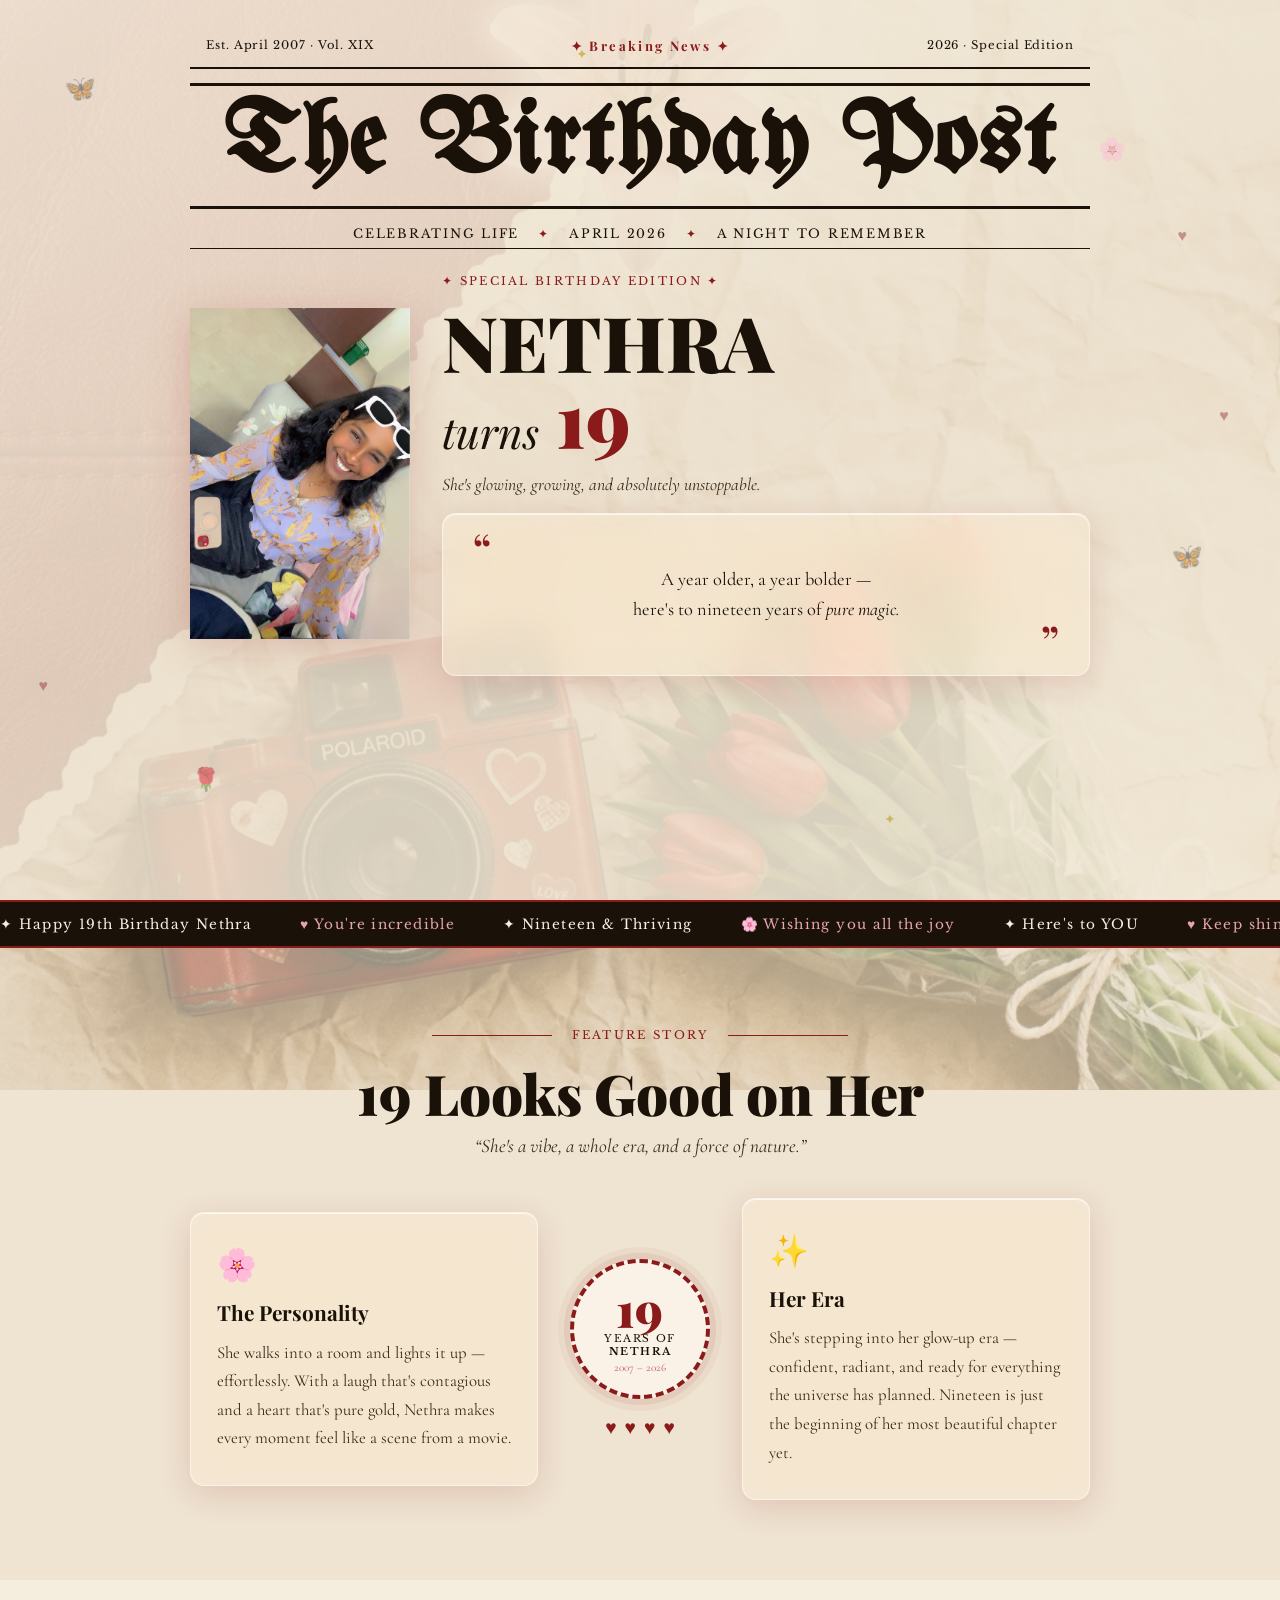
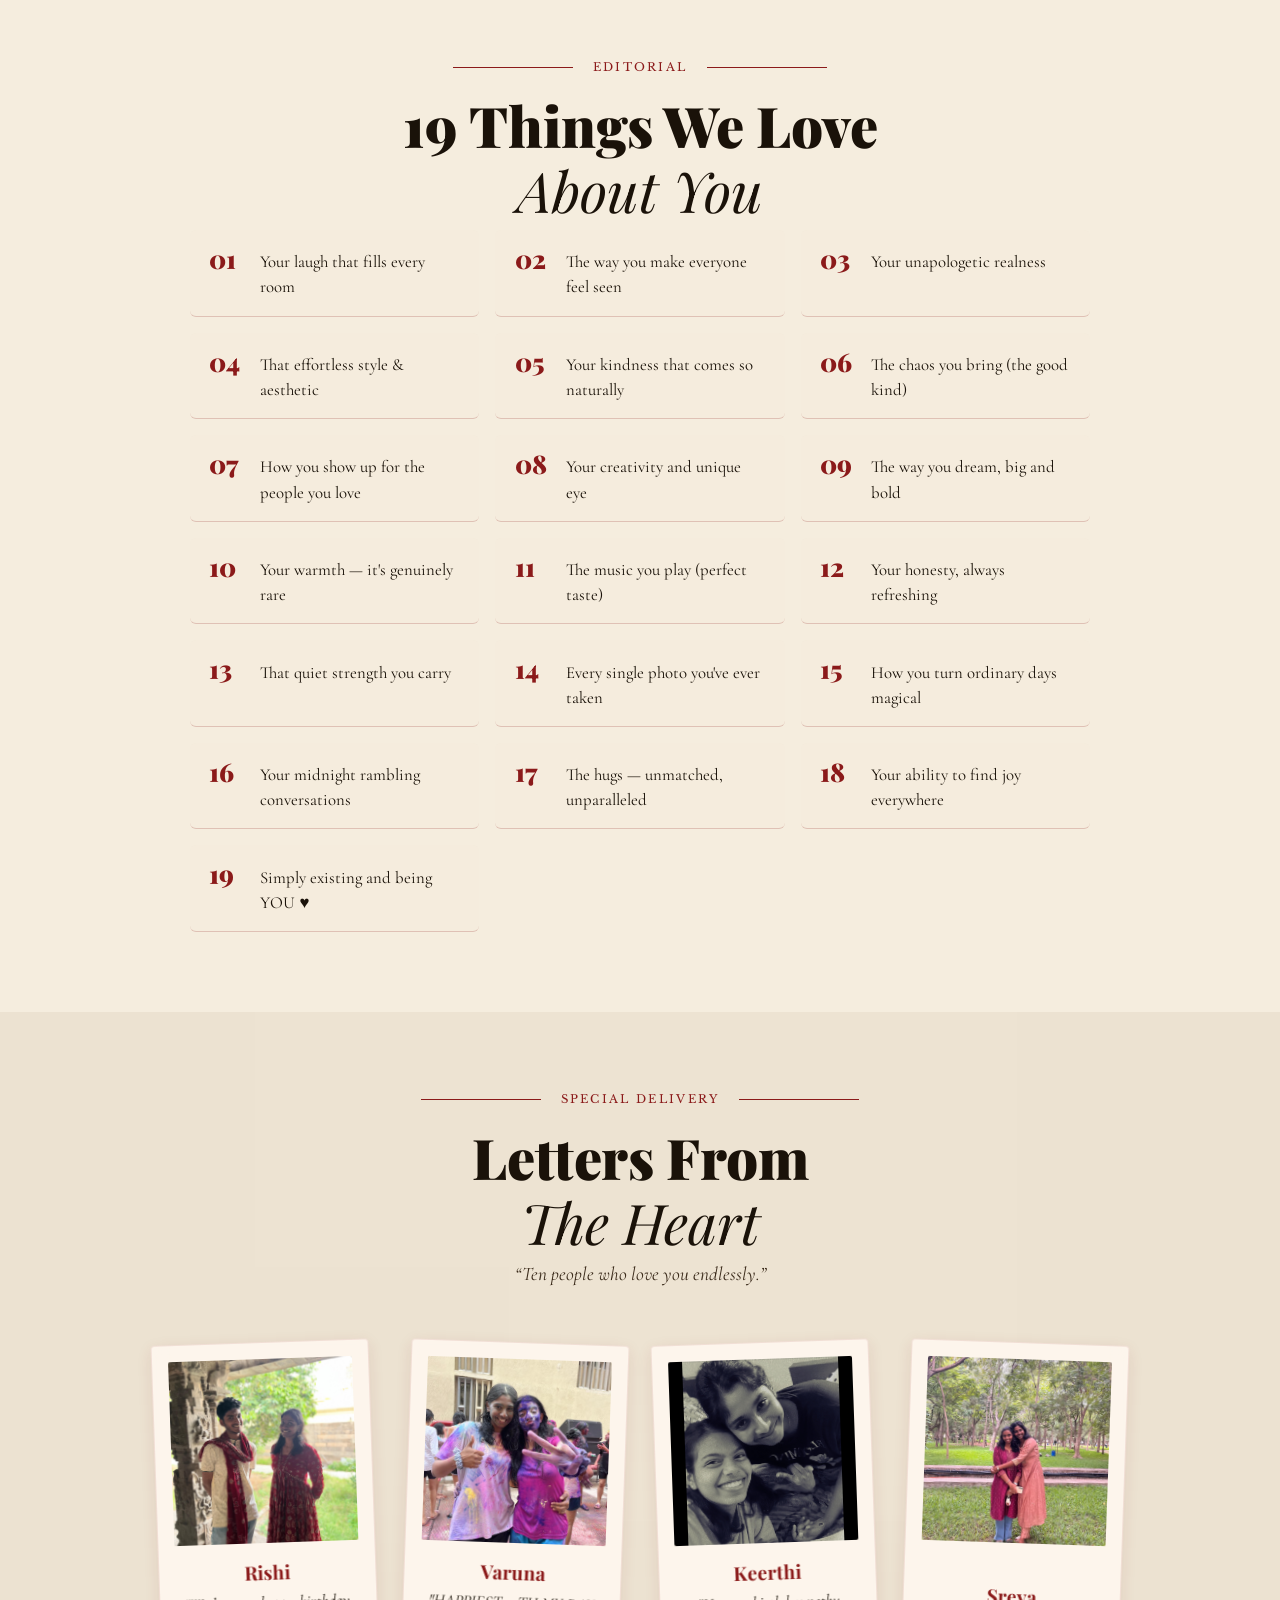
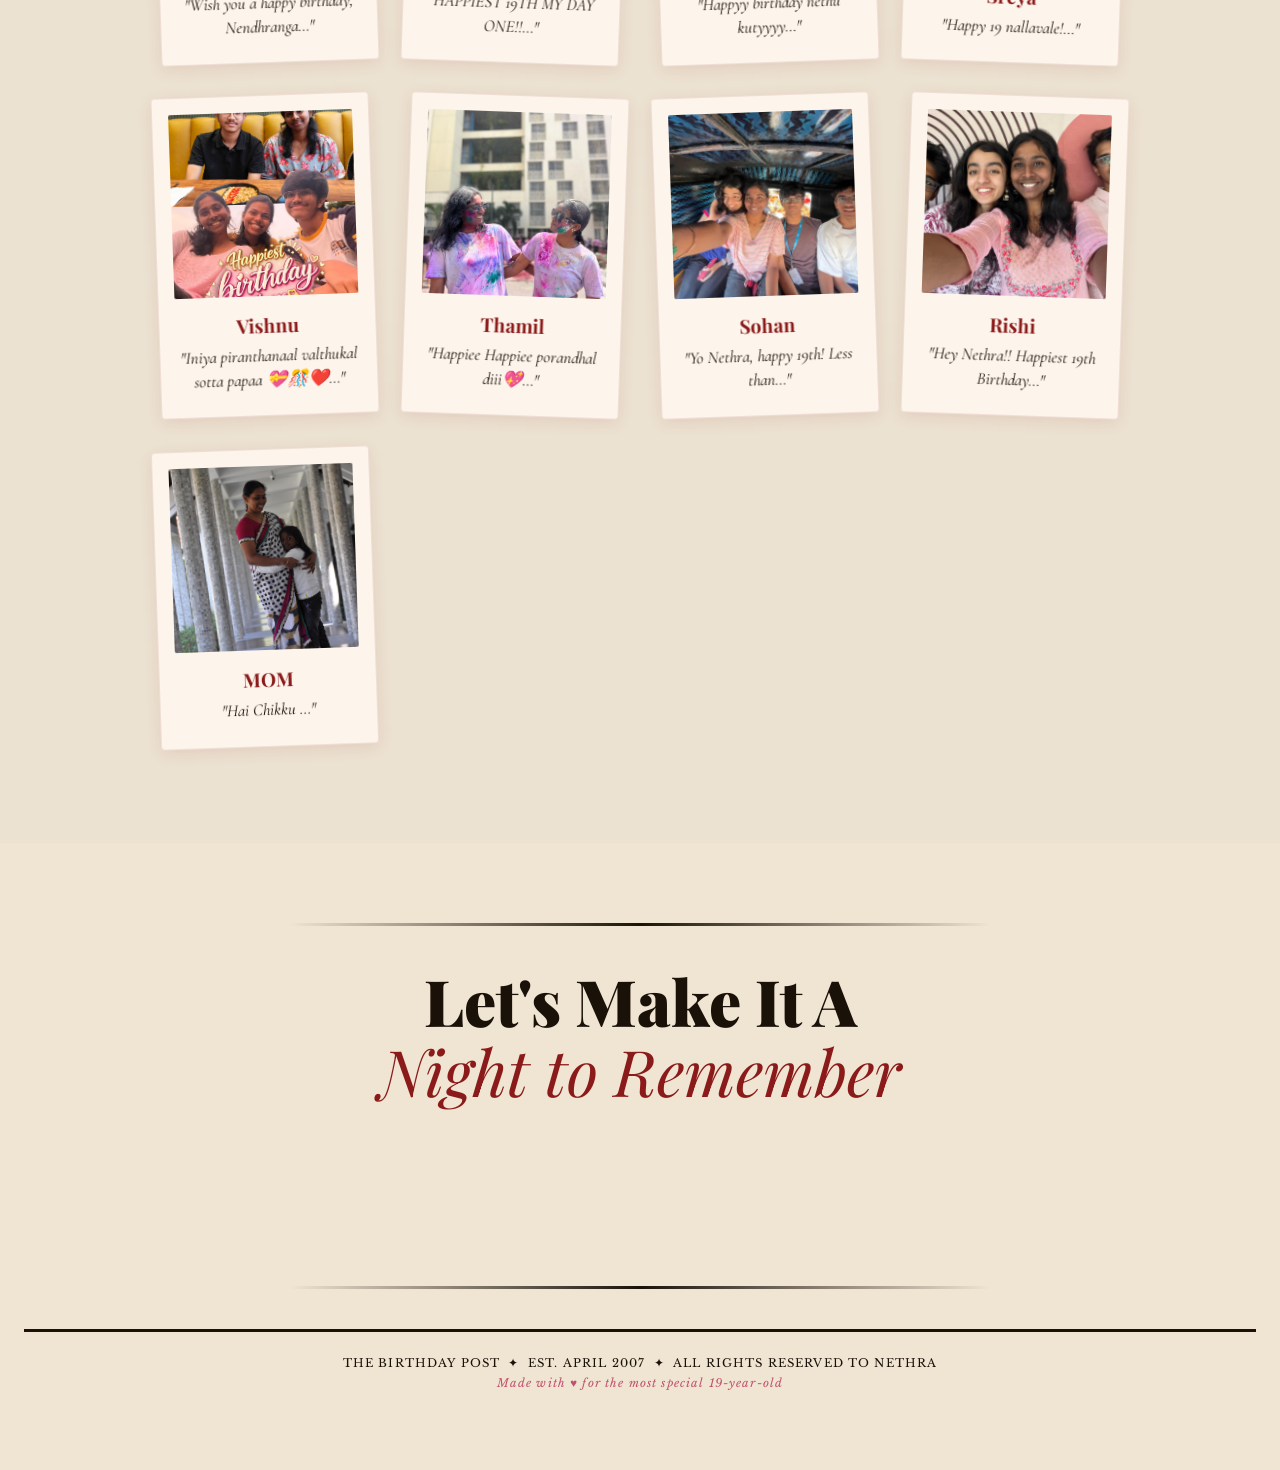
<file: index.html>
<!DOCTYPE html>
<html lang="en">
<head>
  <meta charset="UTF-8" />
  <meta name="viewport" content="width=device-width, initial-scale=1.0" />
  <title>Nethra Turns 19 — The Birthday Post</title>
  <meta name="description" content="A special birthday website celebrating Nethra's 19th birthday." />
  <link rel="preconnect" href="https://fonts.googleapis.com" />
  <link rel="preconnect" href="https://fonts.gstatic.com" crossorigin />
  <link href="https://fonts.googleapis.com/css2?family=UnifrakturMaguntia&family=Playfair+Display:ital,wght@0,400;0,700;0,900;1,400;1,700&family=Cormorant+Garamond:ital,wght@0,300;0,400;0,600;1,300;1,400&family=Libre+Baskerville:ital,wght@0,400;0,700;1,400&display=swap" rel="stylesheet" />
  <link rel="stylesheet" href="style.css" />
</head>
<body>



  <!-- ══ FLOATING DECORATIVE ELEMENTS ══ -->
  <div class="floating-elements" aria-hidden="true">
    <span class="float-el butterfly b1">🦋</span>
    <span class="float-el butterfly b2">🦋</span>
    <span class="float-el heart h1">♥</span>
    <span class="float-el heart h2">♥</span>
    <span class="float-el heart h3">♥</span>
    <span class="float-el flower f1">🌸</span>
    <span class="float-el flower f2">🌹</span>
    <span class="float-el star s1">✦</span>
    <span class="float-el star s2">✦</span>
  </div>

  <!-- ══════════════════════════════════
       HERO — NEWSPAPER HEADER
  ══════════════════════════════════ -->
  <header class="hero-section">
    <div class="hero-overlay"></div>

    <div class="news-top-bar">
      <span class="news-meta">Est. April 2007 · Vol. XIX</span>
      <span class="breaking-news-badge">✦ Breaking News ✦</span>
      <span class="news-meta">2026 · Special Edition</span>
    </div>

    <div class="masthead">
      <div class="masthead-divider"></div>
      <h1 class="paper-title">The Birthday Post</h1>
      <div class="masthead-divider"></div>
    </div>

    <div class="paper-subheader">
      <span>Celebrating Life</span>
      <span class="dot">✦</span>
      <span>April 2026</span>
      <span class="dot">✦</span>
      <span>A Night To Remember</span>
    </div>
    <div class="masthead-divider thin"></div>

    <div class="main-headline-area">
      <div class="collage-img-left">
        <img src="nethra.jpg" alt="Photo of Nethra" class="collage-float" />
      </div>
      <div class="headline-content">
        <p class="edition-label">✦ SPECIAL BIRTHDAY EDITION ✦</p>
        <h2 class="big-headline">NETHRA<br/><span class="turns-text">turns</span> <span class="age-number">19</span></h2>
        <p class="subheadline">She's glowing, growing, and absolutely unstoppable.</p>
        <div class="glass-quote-card" id="quote-card">
          <div class="quote-marks">&ldquo;</div>
          <p class="quote-text">A year older, a year bolder —<br/>here's to nineteen years of <em>pure magic.</em></p>
          <div class="quote-marks close">&rdquo;</div>
        </div>
      </div>
    </div>
  </header>

  <!-- ══ TICKER ══ -->
  <div class="ticker-wrap" aria-label="Birthday celebration ticker">
    <div class="ticker-content">
      <span>✦ Happy 19th Birthday Nethra</span><span>♥ You're incredible</span>
      <span>✦ Nineteen &amp; Thriving</span><span>🌸 Wishing you all the joy</span>
      <span>✦ Here's to YOU</span><span>♥ Keep shining bright</span>
      <span>✦ Happy 19th Birthday Nethra</span><span>♥ You're incredible</span>
      <span>✦ Nineteen &amp; Thriving</span><span>🌸 Wishing you all the joy</span>
      <span>✦ Here's to YOU</span><span>♥ Keep shining bright</span>
    </div>
  </div>

  <!-- ══════════════════════════════════
       SECTION 2 — WHO IS SHE
  ══════════════════════════════════ -->
  <section class="section about-section" id="about">
    <div class="section-header-tag">
      <div class="line-rule"></div><span>FEATURE STORY</span><div class="line-rule"></div>
    </div>
    <h2 class="section-title">19 Looks Good on Her</h2>
    <p class="section-subtitle">&ldquo;She's a vibe, a whole era, and a force of nature.&rdquo;</p>

    <div class="about-grid">
      <div class="glass-card" id="glass-card-1">
        <div class="card-icon">🌸</div>
        <h3 class="card-title">The Personality</h3>
        <p class="card-text">She walks into a room and lights it up — effortlessly. With a laugh that's contagious and a heart that's pure gold, Nethra makes every moment feel like a scene from a movie.</p>
      </div>
      <div class="center-badge-wrap">
        <div class="vintage-stamp-badge">
          <div class="stamp-inner">
            <p class="stamp-number">19</p>
            <p class="stamp-text">YEARS OF</p>
            <p class="stamp-text bold">NETHRA</p>
            <p class="stamp-sub">2007 – 2026</p>
          </div>
        </div>
        <div class="scattered-hearts" aria-hidden="true">
          <span>♥</span><span>♥</span><span>♥</span><span>♥</span>
        </div>
      </div>
      <div class="glass-card" id="glass-card-2">
        <div class="card-icon">✨</div>
        <h3 class="card-title">Her Era</h3>
        <p class="card-text">She's stepping into her glow-up era — confident, radiant, and ready for everything the universe has planned. Nineteen is just the beginning of her most beautiful chapter yet.</p>
      </div>
    </div>
  </section>

  <!-- ══════════════════════════════════
       SECTION 3 — 19 THINGS WE LOVE
  ══════════════════════════════════ -->
  <section class="section love-section" id="love-section">
    <div class="section-header-tag">
      <div class="line-rule"></div><span>EDITORIAL</span><div class="line-rule"></div>
    </div>
    <h2 class="section-title">19 Things We Love<br/><span class="italic-title">About You</span></h2>
    <div class="love-list-grid">
      <div class="love-item" id="love-1"><span class="love-num">01</span><span class="love-text">Your laugh that fills every room</span></div>
      <div class="love-item" id="love-2"><span class="love-num">02</span><span class="love-text">The way you make everyone feel seen</span></div>
      <div class="love-item" id="love-3"><span class="love-num">03</span><span class="love-text">Your unapologetic realness</span></div>
      <div class="love-item" id="love-4"><span class="love-num">04</span><span class="love-text">That effortless style &amp; aesthetic</span></div>
      <div class="love-item" id="love-5"><span class="love-num">05</span><span class="love-text">Your kindness that comes so naturally</span></div>
      <div class="love-item" id="love-6"><span class="love-num">06</span><span class="love-text">The chaos you bring (the good kind)</span></div>
      <div class="love-item" id="love-7"><span class="love-num">07</span><span class="love-text">How you show up for the people you love</span></div>
      <div class="love-item" id="love-8"><span class="love-num">08</span><span class="love-text">Your creativity and unique eye</span></div>
      <div class="love-item" id="love-9"><span class="love-num">09</span><span class="love-text">The way you dream, big and bold</span></div>
      <div class="love-item" id="love-10"><span class="love-num">10</span><span class="love-text">Your warmth — it's genuinely rare</span></div>
      <div class="love-item" id="love-11"><span class="love-num">11</span><span class="love-text">The music you play (perfect taste)</span></div>
      <div class="love-item" id="love-12"><span class="love-num">12</span><span class="love-text">Your honesty, always refreshing</span></div>
      <div class="love-item" id="love-13"><span class="love-num">13</span><span class="love-text">That quiet strength you carry</span></div>
      <div class="love-item" id="love-14"><span class="love-num">14</span><span class="love-text">Every single photo you've ever taken</span></div>
      <div class="love-item" id="love-15"><span class="love-num">15</span><span class="love-text">How you turn ordinary days magical</span></div>
      <div class="love-item" id="love-16"><span class="love-num">16</span><span class="love-text">Your midnight rambling conversations</span></div>
      <div class="love-item" id="love-17"><span class="love-num">17</span><span class="love-text">The hugs — unmatched, unparalleled</span></div>
      <div class="love-item" id="love-18"><span class="love-num">18</span><span class="love-text">Your ability to find joy everywhere</span></div>
      <div class="love-item" id="love-19"><span class="love-num">19</span><span class="love-text">Simply existing and being YOU ♥</span></div>
    </div>
  </section>

  <!-- ══════════════════════════════════
       SECTION 4 — LETTERS FROM FRIENDS
  ══════════════════════════════════ -->
  <section class="section friends-letters-section" id="letters">
    <div class="section-header-tag">
      <div class="line-rule"></div><span>SPECIAL DELIVERY</span><div class="line-rule"></div>
    </div>
    <h2 class="section-title">Letters From <br/><span class="italic-title">The Heart</span></h2>
    <p class="section-subtitle">&ldquo;Ten people who love you endlessly.&rdquo;</p>
    
    <div class="letters-grid">
      <!-- 10 Hyperlinks -->
      <a href="friend1.html" class="friend-letter-card">
        <div class="friend-photo-placeholder"><img src="friend1.jpeg" alt="Friend 1 photo" /></div>
        <div class="friend-letter-info">
          <h3 class="friend-name">Rishi</h3>
          <p class="friend-snippet">"Wish you a happy birthday, Nendhranga..."</p>
        </div>
      </a>
      <a href="friend2.html" class="friend-letter-card">
        <div class="friend-photo-placeholder"><img src="friend2.jpeg" alt="Friend 2 photo" /></div>
        <div class="friend-letter-info">
          <h3 class="friend-name">Varuna</h3>
          <p class="friend-snippet">"HAPPIEST 19TH MY DAY ONE!!..."</p>
        </div>
      </a>
      <a href="friend3.html" class="friend-letter-card">
        <div class="friend-photo-placeholder"><img src="friend3.jpeg" alt="Friend 3 photo" /></div>
        <div class="friend-letter-info">
          <h3 class="friend-name">Keerthi</h3>
          <p class="friend-snippet">"Happyy birthday nethu kutyyyy..."</p>
        </div>
      </a>
      <a href="friend4.html" class="friend-letter-card">
        <div class="friend-photo-placeholder"><img src="friend4.jpeg" alt="Friend 4 photo" /></div>
        <div class="friend-letter-info">
          <h3 class="friend-name">Sreya</h3>
          <p class="friend-snippet">"Happy 19 nallavale!..."</p>
        </div>
      </a>
      <a href="friend5.html" class="friend-letter-card">
        <div class="friend-photo-placeholder"><img src="friend5.jpeg" alt="Friend 5 photo" /></div>
        <div class="friend-letter-info">
          <h3 class="friend-name">Vishnu</h3>
          <p class="friend-snippet">"Iniya piranthanaal valthukal sotta papaa 💝🎊❤️..."</p>
        </div>
      </a>
      <a href="friend6.html" class="friend-letter-card">
        <div class="friend-photo-placeholder"><img src="friend6.jpeg" alt="Friend 6 photo" /></div>
        <div class="friend-letter-info">
          <h3 class="friend-name">Thamil</h3>
          <p class="friend-snippet">"Happiee Happiee porandhal diii💖..."</p>
        </div>
      </a>
      <a href="friend7.html" class="friend-letter-card">
        <div class="friend-photo-placeholder"><img src="friend7.jpeg" alt="Friend 7 photo" /></div>
        <div class="friend-letter-info">
          <h3 class="friend-name">Sohan</h3>
          <p class="friend-snippet">"Yo Nethra, happy 19th! Less than..."</p>
        </div>
      </a>
      <a href="friend8.html" class="friend-letter-card">
        <div class="friend-photo-placeholder"><img src="friend8.jpeg" alt="Friend 8 photo" /></div>
        <div class="friend-letter-info">
          <h3 class="friend-name">Rishi</h3>
          <p class="friend-snippet">"Hey Nethra!! Happiest 19th Birthday..."</p>
        </div>
      </a>
      <a href="friend9.html" class="friend-letter-card">
        <div class="friend-photo-placeholder"><img src="friend9.jpeg" alt="Friend 9 photo" /></div>
        <div class="friend-letter-info">
          <h3 class="friend-name">MOM</h3>
          <p class="friend-snippet">"Hai Chikku ..."</p>
        </div>
      </a>
    </div>
  </section>

  <!-- ══════════════════════════════════
       SECTION 5 — FINALE
  ══════════════════════════════════ -->
  <section class="section finale-section" id="finale">
    <div class="finale-divider"></div>
    <div class="finale-content">

      <h2 class="finale-headline">Let's Make It A<br/><span class="italic-script">Night to Remember</span></h2>
      <div class="finale-details-glass" id="finale-glass">
        <div class="detail-col">
          <p class="detail-label">THE OCCASION</p>
          <p class="detail-value">Nethra's 19th</p>
        </div>
        <div class="detail-divider">✦</div>
        <div class="detail-col">
          <p class="detail-label">THE VIBE</p>
          <p class="detail-value">Pure Joy</p>
        </div>
        <div class="detail-divider">✦</div>
        <div class="detail-col">
          <p class="detail-label">THE DRESS CODE</p>
          <p class="detail-value">Main Character</p>
        </div>
      </div>


    </div>
    <div class="finale-divider"></div>
    <footer class="site-footer">
      <p>THE BIRTHDAY POST &nbsp;✦&nbsp; Est. April 2007 &nbsp;✦&nbsp; All Rights Reserved to Nethra</p>
      <p class="footer-sub">Made with ♥ for the most special 19-year-old</p>
    </footer>
  </section>

  <script src="script.js"></script>
</body>
</html>
</file>
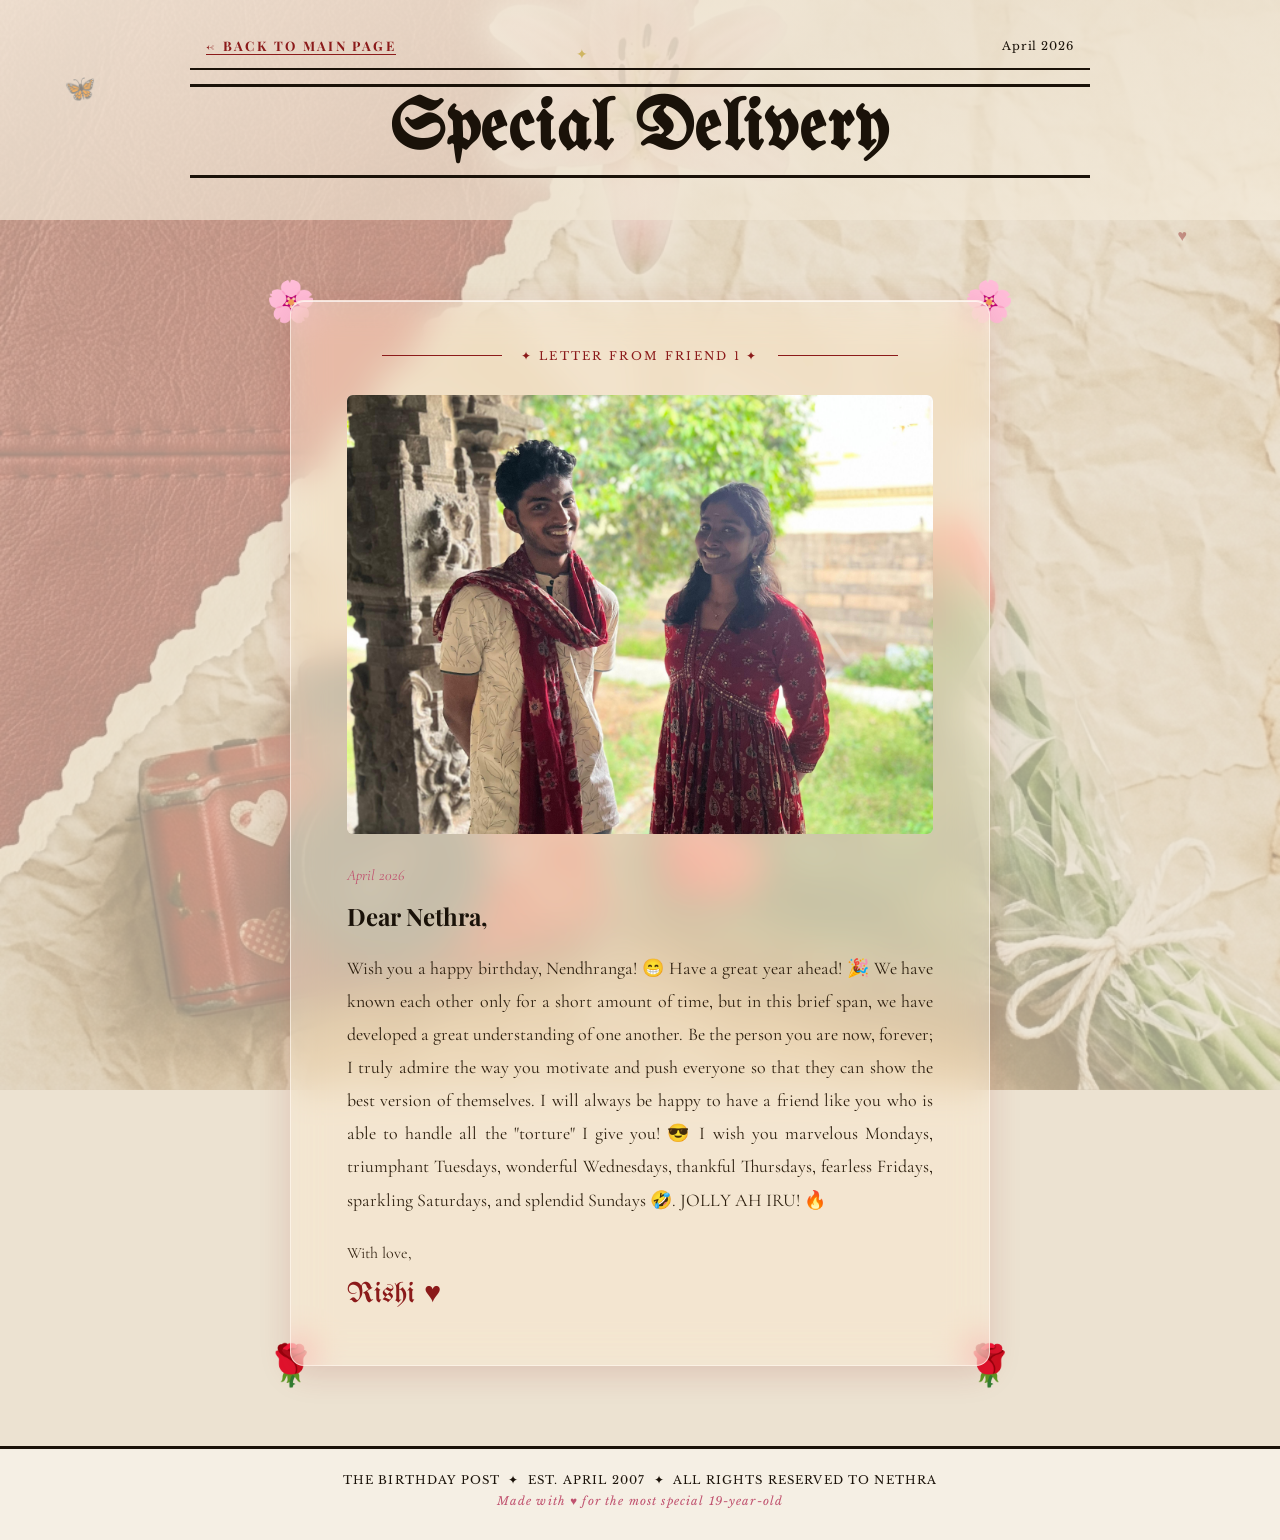
<file: friend1.html>
<!DOCTYPE html>
<html lang="en">
<head>
  <meta charset="UTF-8" />
  <meta name="viewport" content="width=device-width, initial-scale=1.0" />
  <title>Letter from Friend 1 — Nethra Turns 19</title>
  <link rel="preconnect" href="https://fonts.googleapis.com" />
  <link rel="preconnect" href="https://fonts.gstatic.com" crossorigin />
  <link href="https://fonts.googleapis.com/css2?family=UnifrakturMaguntia&family=Playfair+Display:ital,wght@0,400;0,700;0,900;1,400;1,700&family=Cormorant+Garamond:ital,wght@0,300;0,400;0,600;1,300;1,400&family=Libre+Baskerville:ital,wght@0,400;0,700;1,400&display=swap" rel="stylesheet" />
  <link rel="stylesheet" href="style.css" />
</head>
<body>

  <!-- ══ FLOATING DECORATIVE ELEMENTS ══ -->
  <div class="floating-elements" aria-hidden="true">
    <span class="float-el butterfly b1">🦋</span>
    <span class="float-el heart h1">♥</span>
    <span class="float-el star s1">✦</span>
  </div>

  <!-- ══════════════════════════════════
       HEADER
  ══════════════════════════════════ -->
  <header class="hero-section" style="min-height: auto; padding-bottom: 2rem;">
    <div class="hero-overlay"></div>

    <div class="news-top-bar">
      <a href="index.html" class="breaking-news-badge" style="text-decoration: none; border-bottom: 1px solid var(--red);">← BACK TO MAIN PAGE</a>
      <span class="news-meta">April 2026</span>
    </div>

    <div class="masthead">
      <div class="masthead-divider"></div>
      <h1 class="paper-title" style="font-size: clamp(2.5rem, 6vw, 4.5rem);">Special Delivery</h1>
      <div class="masthead-divider"></div>
    </div>
  </header>

  <!-- ══════════════════════════════════
       LETTER SECTION
  ══════════════════════════════════ -->
  <section class="section letter-section" id="letter">
    <div class="letter-container">
      <div class="corner-deco top-left">🌸</div>
      <div class="corner-deco top-right">🌸</div>
      <div class="corner-deco bottom-left">🌹</div>
      <div class="corner-deco bottom-right">🌹</div>
      
      <div class="letter-glass-card" id="letter-glass">
        
        <div class="letter-header">
          <div class="line-rule"></div>
          <p class="letter-label">✦ Letter From Friend 1 ✦</p>
          <div class="line-rule"></div>
        </div>
        
        <!-- Large photo container -->
        <div class="friend-large-photo">
          <img src="friend1.jpeg" alt="Friend 1 portrait" />
        </div>

        <p class="letter-date">April 2026</p>
        <p class="letter-salutation">Dear Nethra,</p>
        <div class="letter-body">
          <p>Wish you a happy birthday, Nendhranga! 😁 Have a great year ahead! 🎉 We have known each other only for a short amount of time, but in this brief span, we have developed a great understanding of one another. Be the person you are now, forever; I truly admire the way you motivate and push everyone so that they can show the best version of themselves. I will always be happy to have a friend like you who is able to handle all the "torture" I give you! 😎 I wish you marvelous Mondays, triumphant Tuesdays, wonderful Wednesdays, thankful Thursdays, fearless Fridays, sparkling Saturdays, and splendid Sundays 🤣. JOLLY AH IRU! 🔥</p>
        </div>
        <p class="letter-sign">With love,<br/><span class="letter-signature">Rishi ♥</span></p>
      </div>
    </div>
  </section>

  <!-- ══════════════════════════════════
       FOOTER
  ══════════════════════════════════ -->
  <footer class="site-footer" style="margin-top: 0; padding-bottom: 2rem;">
    <p>THE BIRTHDAY POST &nbsp;✦&nbsp; Est. April 2007 &nbsp;✦&nbsp; All Rights Reserved to Nethra</p>
    <p class="footer-sub">Made with ♥ for the most special 19-year-old</p>
  </footer>

  <script src="script.js"></script>
</body>
</html>
</file>
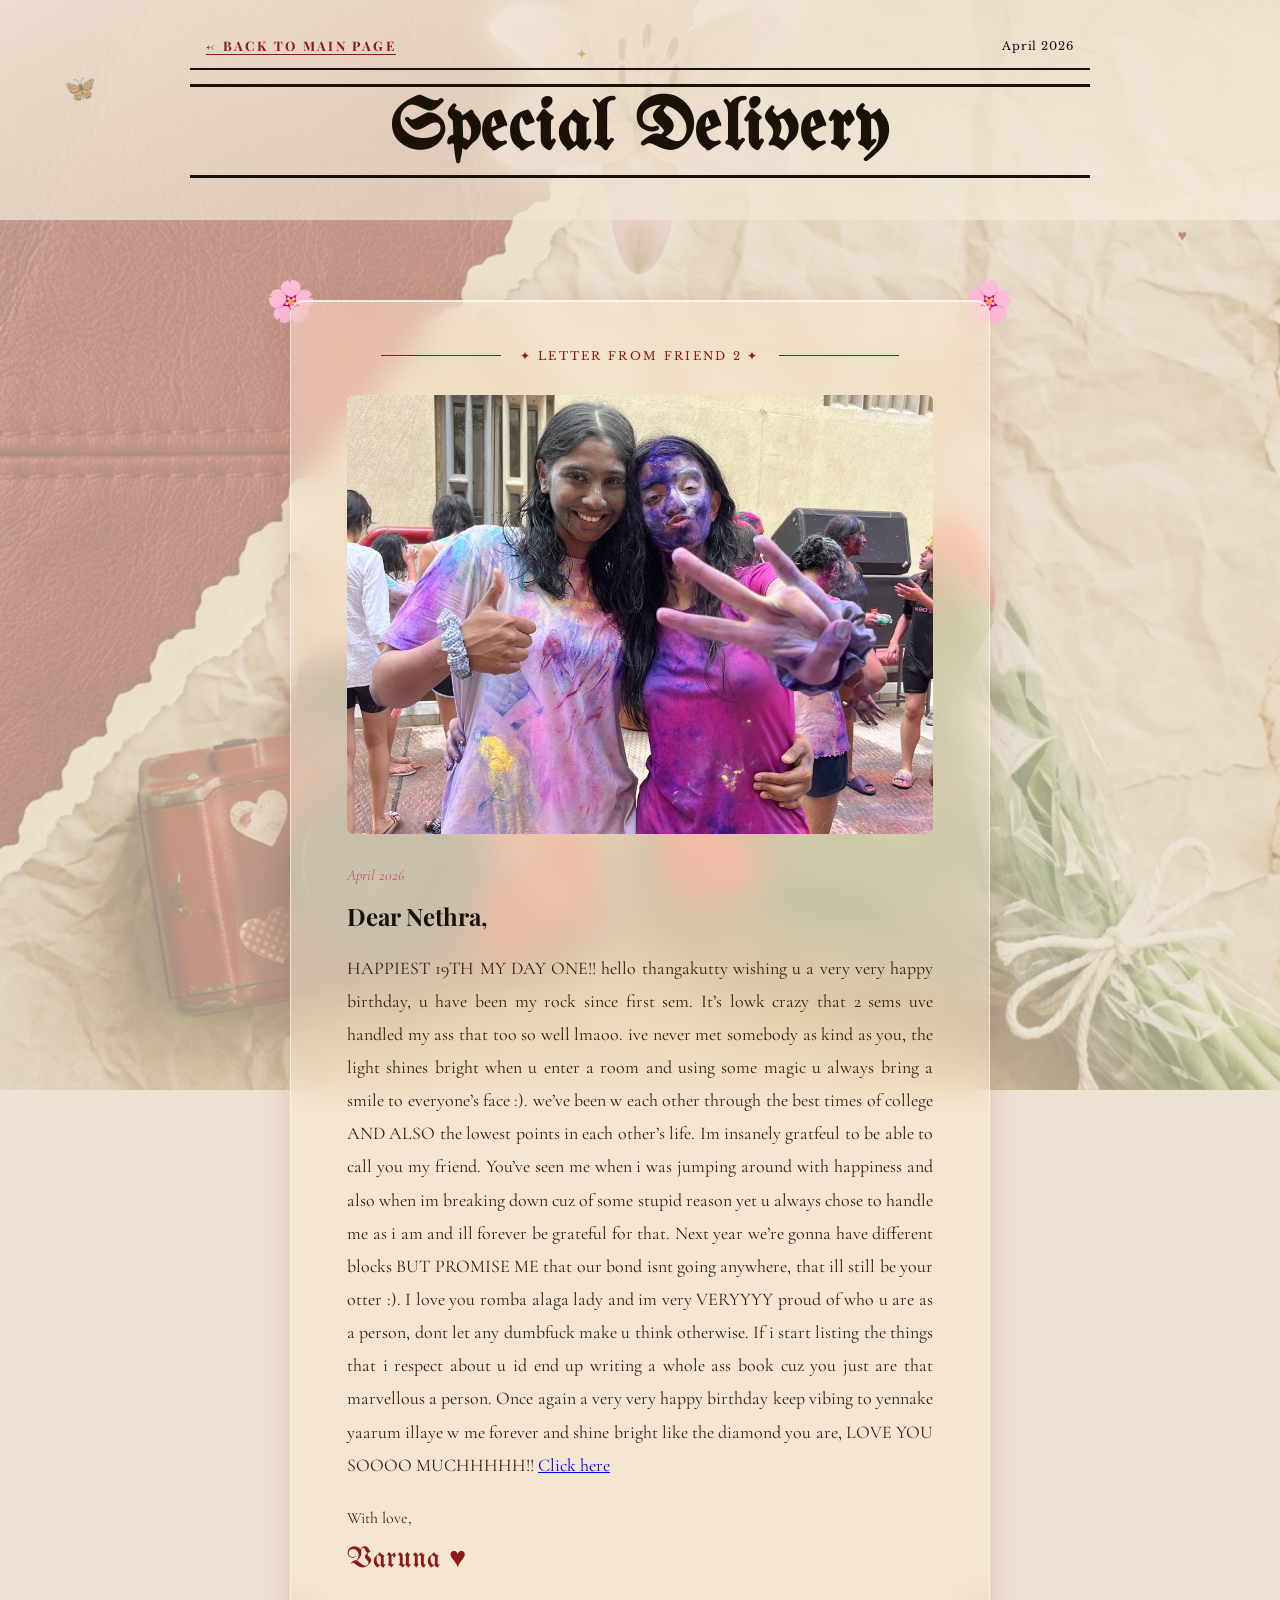
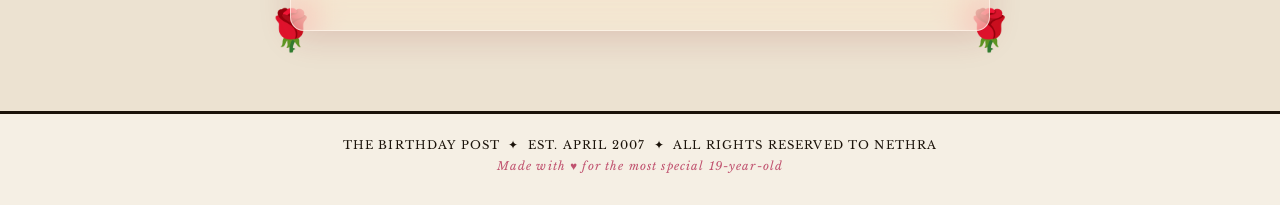
<file: friend2.html>
<!DOCTYPE html>
<html lang="en">
<head>
  <meta charset="UTF-8" />
  <meta name="viewport" content="width=device-width, initial-scale=1.0" />
  <title>Letter from Friend 2 — Nethra Turns 19</title>
  <link rel="preconnect" href="https://fonts.googleapis.com" />
  <link rel="preconnect" href="https://fonts.gstatic.com" crossorigin />
  <link href="https://fonts.googleapis.com/css2?family=UnifrakturMaguntia&family=Playfair+Display:ital,wght@0,400;0,700;0,900;1,400;1,700&family=Cormorant+Garamond:ital,wght@0,300;0,400;0,600;1,300;1,400&family=Libre+Baskerville:ital,wght@0,400;0,700;1,400&display=swap" rel="stylesheet" />
  <link rel="stylesheet" href="style.css" />
</head>
<body>

  <!-- ══ FLOATING DECORATIVE ELEMENTS ══ -->
  <div class="floating-elements" aria-hidden="true">
    <span class="float-el butterfly b1">🦋</span>
    <span class="float-el heart h1">♥</span>
    <span class="float-el star s1">✦</span>
  </div>

  <!-- ══════════════════════════════════
       HEADER
  ══════════════════════════════════ -->
  <header class="hero-section" style="min-height: auto; padding-bottom: 2rem;">
    <div class="hero-overlay"></div>

    <div class="news-top-bar">
      <a href="index.html" class="breaking-news-badge" style="text-decoration: none; border-bottom: 1px solid var(--red);">← BACK TO MAIN PAGE</a>
      <span class="news-meta">April 2026</span>
    </div>

    <div class="masthead">
      <div class="masthead-divider"></div>
      <h1 class="paper-title" style="font-size: clamp(2.5rem, 6vw, 4.5rem);">Special Delivery</h1>
      <div class="masthead-divider"></div>
    </div>
  </header>

  <!-- ══════════════════════════════════
       LETTER SECTION
  ══════════════════════════════════ -->
  <section class="section letter-section" id="letter">
    <div class="letter-container">
      <div class="corner-deco top-left">🌸</div>
      <div class="corner-deco top-right">🌸</div>
      <div class="corner-deco bottom-left">🌹</div>
      <div class="corner-deco bottom-right">🌹</div>
      
      <div class="letter-glass-card" id="letter-glass">
        
        <div class="letter-header">
          <div class="line-rule"></div>
          <p class="letter-label">✦ Letter From Friend 2 ✦</p>
          <div class="line-rule"></div>
        </div>
        
        <!-- Large photo container -->
        <div class="friend-large-photo">
          <img src="friend2.jpeg" alt="Friend 2 portrait" />
        </div>

        <p class="letter-date">April 2026</p>
        <p class="letter-salutation">Dear Nethra,</p>
        <div class="letter-body">
          <p>HAPPIEST 19TH MY DAY ONE!!
hello thangakutty wishing u a very very happy birthday, u have been my rock since first sem. It’s lowk crazy that 2 sems uve handled my ass that too so well lmaoo. ive never met somebody as kind as you, the light shines bright when u enter a room and using some magic u always bring a smile to everyone’s face :). we’ve been w each other through the best times of college AND ALSO the lowest points in each other’s life. Im insanely gratfeul to be able to call you my friend. You’ve seen me when i was jumping around with happiness and also when im breaking down cuz of some stupid reason yet u always chose to handle me as i am and ill forever be grateful for that. Next year we’re gonna have different blocks BUT PROMISE ME that our bond isnt going anywhere, that ill still be your otter :). I love you romba alaga lady and im very VERYYYY proud of who u are as a person, dont let any dumbfuck make u think otherwise. If i start listing the things that i respect about u id end up writing a whole ass book cuz you just are that marvellous a person. Once again a very very happy birthday keep vibing to yennake yaarum illaye w me forever and shine bright like the diamond you are, LOVE YOU SOOOO MUCHHHHH!! <a href="https://www.canva.com/design/DAHIOZRfUBg/GPHuIW3uf7mXPgKNZlG5OA/edit?ui=e30" target="_blank" rel="noopener noreferrer">Click here</a></p>
        </div>
        <p class="letter-sign">With love,<br/><span class="letter-signature">Varuna ♥</span></p>
      </div>
    </div>
  </section>

  <!-- ══════════════════════════════════
       FOOTER
  ══════════════════════════════════ -->
  <footer class="site-footer" style="margin-top: 0; padding-bottom: 2rem;">
    <p>THE BIRTHDAY POST &nbsp;✦&nbsp; Est. April 2007 &nbsp;✦&nbsp; All Rights Reserved to Nethra</p>
    <p class="footer-sub">Made with ♥ for the most special 19-year-old</p>
  </footer>

  <script src="script.js"></script>
</body>
</html>
</file>
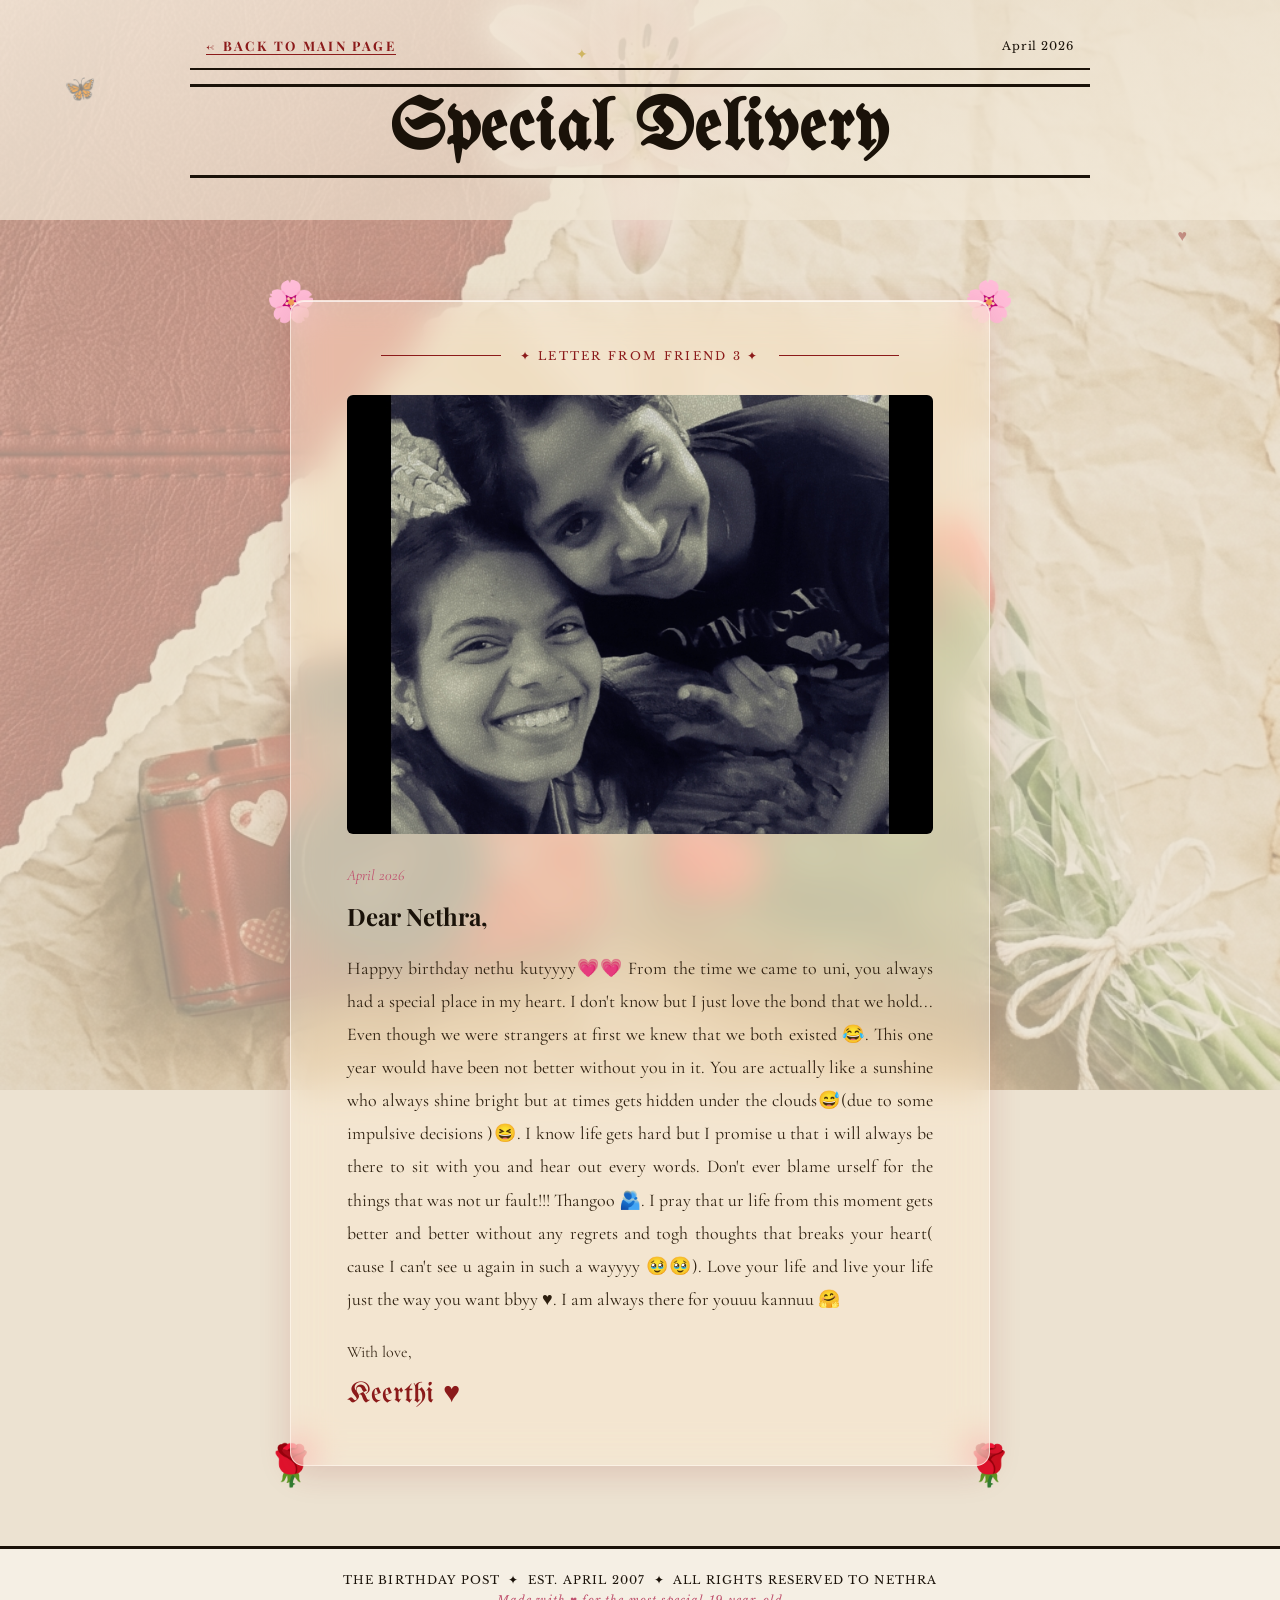
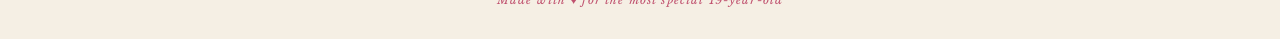
<file: friend3.html>
<!DOCTYPE html>
<html lang="en">
<head>
  <meta charset="UTF-8" />
  <meta name="viewport" content="width=device-width, initial-scale=1.0" />
  <title>Letter from Friend 3 — Nethra Turns 19</title>
  <link rel="preconnect" href="https://fonts.googleapis.com" />
  <link rel="preconnect" href="https://fonts.gstatic.com" crossorigin />
  <link href="https://fonts.googleapis.com/css2?family=UnifrakturMaguntia&family=Playfair+Display:ital,wght@0,400;0,700;0,900;1,400;1,700&family=Cormorant+Garamond:ital,wght@0,300;0,400;0,600;1,300;1,400&family=Libre+Baskerville:ital,wght@0,400;0,700;1,400&display=swap" rel="stylesheet" />
  <link rel="stylesheet" href="style.css" />
</head>
<body>

  <!-- ══ FLOATING DECORATIVE ELEMENTS ══ -->
  <div class="floating-elements" aria-hidden="true">
    <span class="float-el butterfly b1">🦋</span>
    <span class="float-el heart h1">♥</span>
    <span class="float-el star s1">✦</span>
  </div>

  <!-- ══════════════════════════════════
       HEADER
  ══════════════════════════════════ -->
  <header class="hero-section" style="min-height: auto; padding-bottom: 2rem;">
    <div class="hero-overlay"></div>

    <div class="news-top-bar">
      <a href="index.html" class="breaking-news-badge" style="text-decoration: none; border-bottom: 1px solid var(--red);">← BACK TO MAIN PAGE</a>
      <span class="news-meta">April 2026</span>
    </div>

    <div class="masthead">
      <div class="masthead-divider"></div>
      <h1 class="paper-title" style="font-size: clamp(2.5rem, 6vw, 4.5rem);">Special Delivery</h1>
      <div class="masthead-divider"></div>
    </div>
  </header>

  <!-- ══════════════════════════════════
       LETTER SECTION
  ══════════════════════════════════ -->
  <section class="section letter-section" id="letter">
    <div class="letter-container">
      <div class="corner-deco top-left">🌸</div>
      <div class="corner-deco top-right">🌸</div>
      <div class="corner-deco bottom-left">🌹</div>
      <div class="corner-deco bottom-right">🌹</div>
      
      <div class="letter-glass-card" id="letter-glass">
        
        <div class="letter-header">
          <div class="line-rule"></div>
          <p class="letter-label">✦ Letter From Friend 3 ✦</p>
          <div class="line-rule"></div>
        </div>
        
        <!-- Large photo container -->
        <div class="friend-large-photo">
          <img src="friend3.jpeg" alt="Friend 3 portrait" />
        </div>

        <p class="letter-date">April 2026</p>
        <p class="letter-salutation">Dear Nethra,</p>
        <div class="letter-body">
          <p>Happyy birthday nethu kutyyyy💗💗
From the time we came to uni, you always had a special place in my heart. I don't know but I just love the bond that we hold... Even though we were strangers at first we knew that we both existed 😂. This one year would have been not better without you in it. You are actually like a sunshine who always shine bright but at times gets hidden under the clouds😅(due to some impulsive decisions )😆.  I know life gets hard but I promise u that i will always be there to sit with you and hear out every words. Don't ever blame urself for the things that was not ur fault!!! Thangoo 🫂. I pray that ur life from this moment gets better and better without any regrets and togh thoughts that breaks your heart( cause I can't see u again in such a wayyyy 🥹🥹). Love your life and live your life just the way you want bbyy ♥️.  I am always there for youuu kannuu 🤗</p>
        </div>
        <p class="letter-sign">With love,<br/><span class="letter-signature">Keerthi ♥</span></p>
      </div>
    </div>
  </section>

  <!-- ══════════════════════════════════
       FOOTER
  ══════════════════════════════════ -->
  <footer class="site-footer" style="margin-top: 0; padding-bottom: 2rem;">
    <p>THE BIRTHDAY POST &nbsp;✦&nbsp; Est. April 2007 &nbsp;✦&nbsp; All Rights Reserved to Nethra</p>
    <p class="footer-sub">Made with ♥ for the most special 19-year-old</p>
  </footer>

  <script src="script.js"></script>
</body>
</html>
</file>
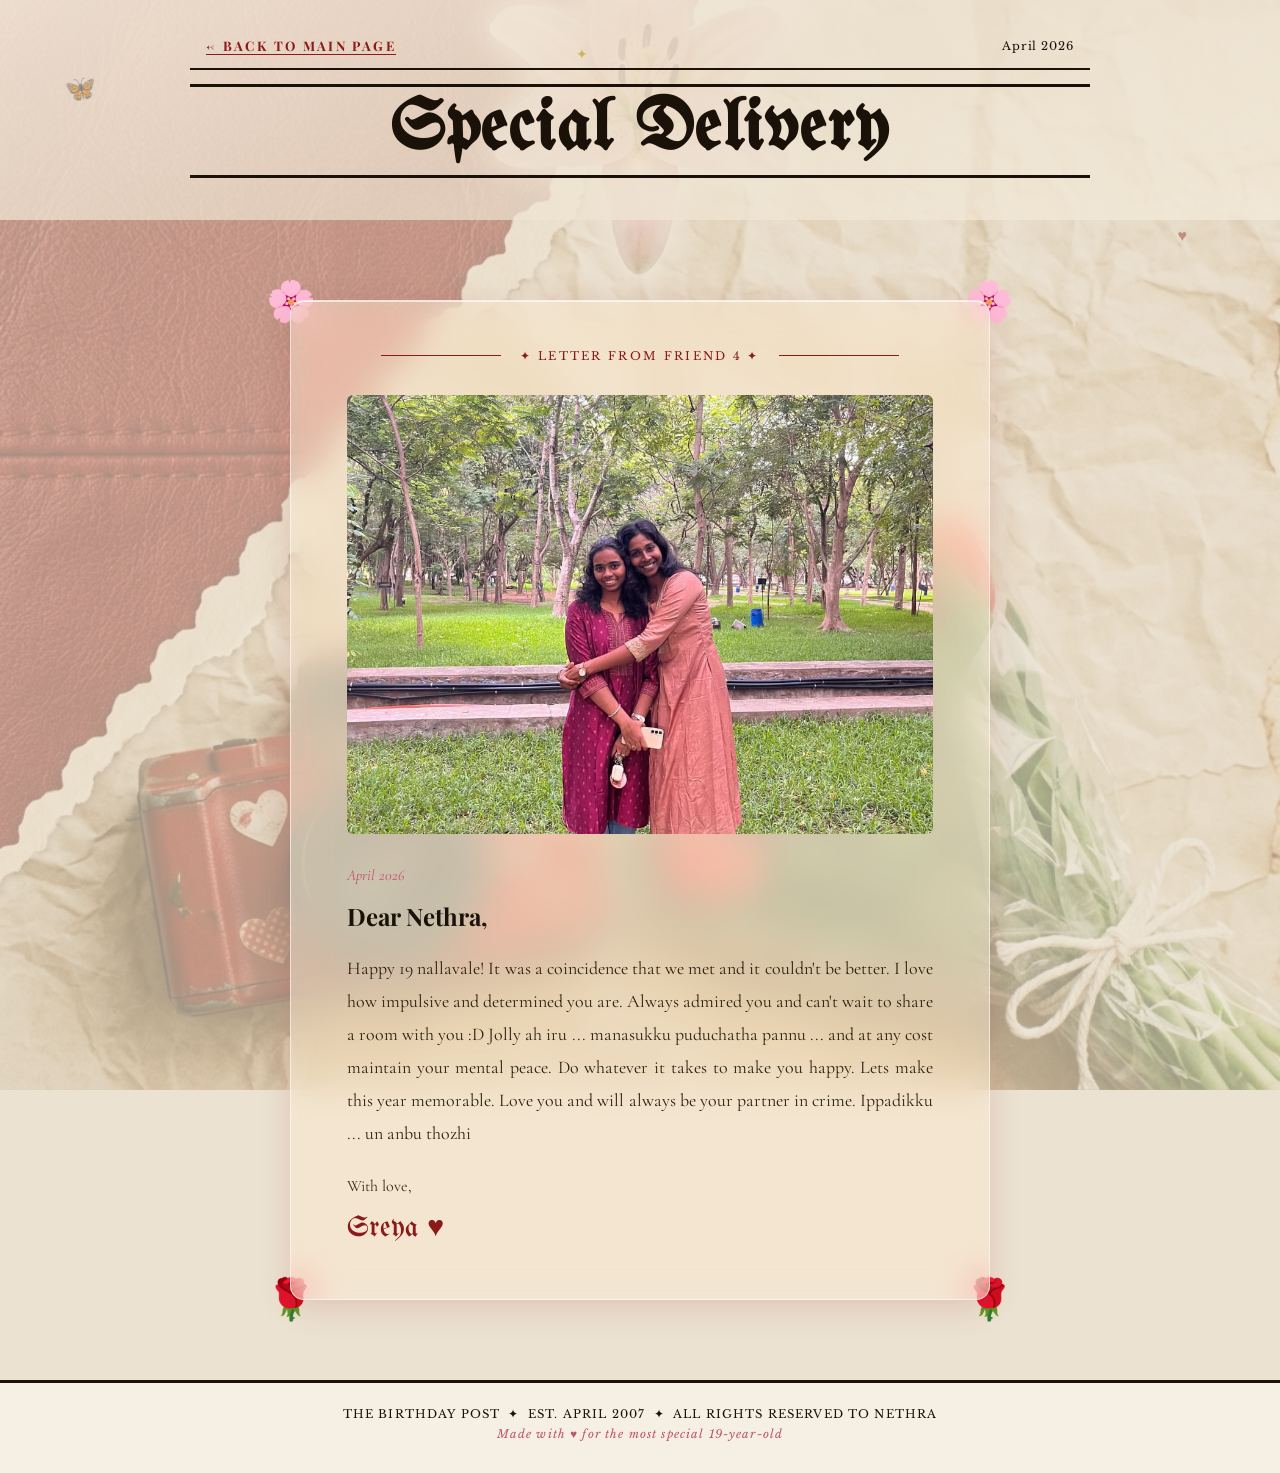
<file: friend4.html>
<!DOCTYPE html>
<html lang="en">
<head>
  <meta charset="UTF-8" />
  <meta name="viewport" content="width=device-width, initial-scale=1.0" />
  <title>Letter from Friend 4 — Nethra Turns 19</title>
  <link rel="preconnect" href="https://fonts.googleapis.com" />
  <link rel="preconnect" href="https://fonts.gstatic.com" crossorigin />
  <link href="https://fonts.googleapis.com/css2?family=UnifrakturMaguntia&family=Playfair+Display:ital,wght@0,400;0,700;0,900;1,400;1,700&family=Cormorant+Garamond:ital,wght@0,300;0,400;0,600;1,300;1,400&family=Libre+Baskerville:ital,wght@0,400;0,700;1,400&display=swap" rel="stylesheet" />
  <link rel="stylesheet" href="style.css" />
</head>
<body>

  <!-- ══ FLOATING DECORATIVE ELEMENTS ══ -->
  <div class="floating-elements" aria-hidden="true">
    <span class="float-el butterfly b1">🦋</span>
    <span class="float-el heart h1">♥</span>
    <span class="float-el star s1">✦</span>
  </div>

  <!-- ══════════════════════════════════
       HEADER
  ══════════════════════════════════ -->
  <header class="hero-section" style="min-height: auto; padding-bottom: 2rem;">
    <div class="hero-overlay"></div>

    <div class="news-top-bar">
      <a href="index.html" class="breaking-news-badge" style="text-decoration: none; border-bottom: 1px solid var(--red);">← BACK TO MAIN PAGE</a>
      <span class="news-meta">April 2026</span>
    </div>

    <div class="masthead">
      <div class="masthead-divider"></div>
      <h1 class="paper-title" style="font-size: clamp(2.5rem, 6vw, 4.5rem);">Special Delivery</h1>
      <div class="masthead-divider"></div>
    </div>
  </header>

  <!-- ══════════════════════════════════
       LETTER SECTION
  ══════════════════════════════════ -->
  <section class="section letter-section" id="letter">
    <div class="letter-container">
      <div class="corner-deco top-left">🌸</div>
      <div class="corner-deco top-right">🌸</div>
      <div class="corner-deco bottom-left">🌹</div>
      <div class="corner-deco bottom-right">🌹</div>
      
      <div class="letter-glass-card" id="letter-glass">
        
        <div class="letter-header">
          <div class="line-rule"></div>
          <p class="letter-label">✦ Letter From Friend 4 ✦</p>
          <div class="line-rule"></div>
        </div>
        
        <!-- Large photo container -->
        <div class="friend-large-photo">
          <img src="friend4.jpeg" alt="Friend 4 portrait" />
        </div>

        <p class="letter-date">April 2026</p>
        <p class="letter-salutation">Dear Nethra,</p>
        <div class="letter-body">
          <p>Happy 19 nallavale!

It was a coincidence that we met and it couldn't be better. I love how impulsive and determined you are. Always admired you and can't wait to share a room with you :D 

Jolly ah iru ... manasukku puduchatha pannu ... and at any cost maintain your mental peace. Do whatever it takes to make you happy.

Lets make this year memorable. Love you and will always be your partner in crime. 

Ippadikku ... un anbu thozhi</p>
        </div>
        <p class="letter-sign">With love,<br/><span class="letter-signature">Sreya ♥</span></p>
      </div>
    </div>
  </section>

  <!-- ══════════════════════════════════
       FOOTER
  ══════════════════════════════════ -->
  <footer class="site-footer" style="margin-top: 0; padding-bottom: 2rem;">
    <p>THE BIRTHDAY POST &nbsp;✦&nbsp; Est. April 2007 &nbsp;✦&nbsp; All Rights Reserved to Nethra</p>
    <p class="footer-sub">Made with ♥ for the most special 19-year-old</p>
  </footer>

  <script src="script.js"></script>
</body>
</html>
</file>
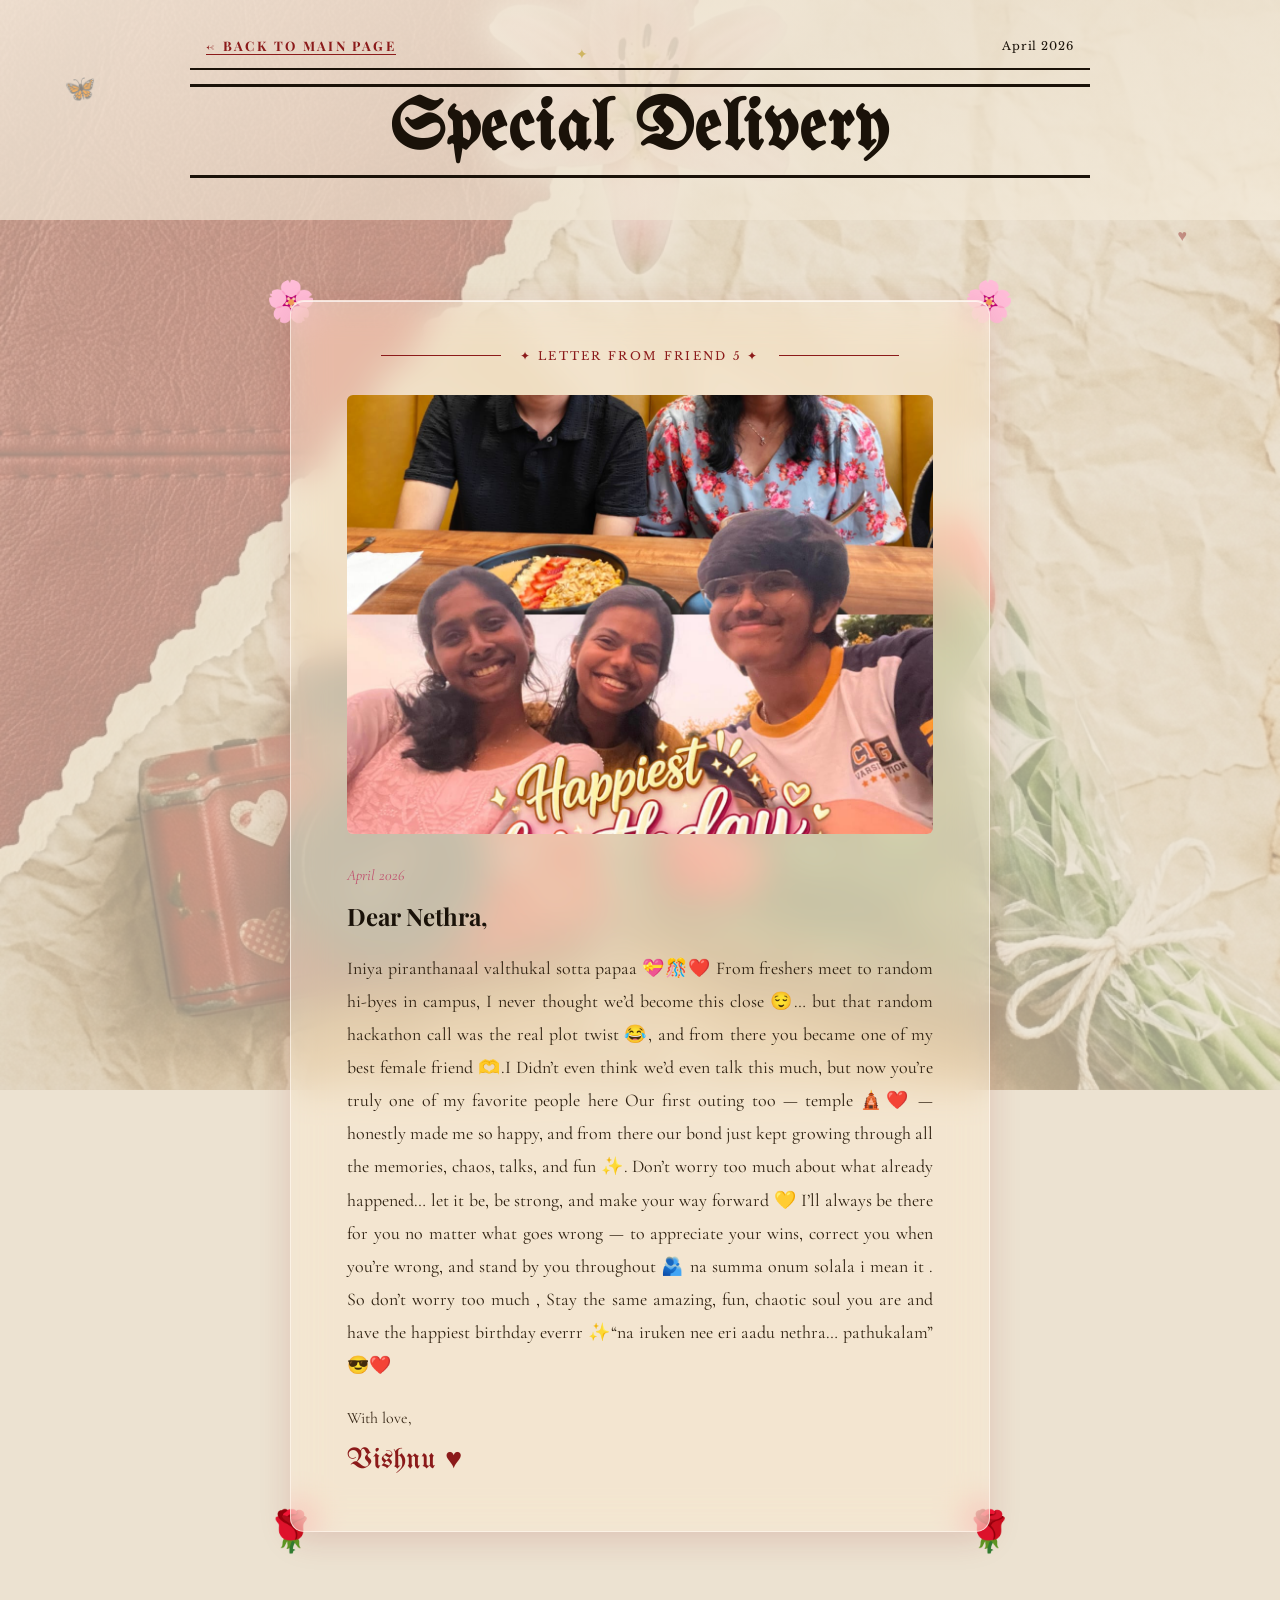
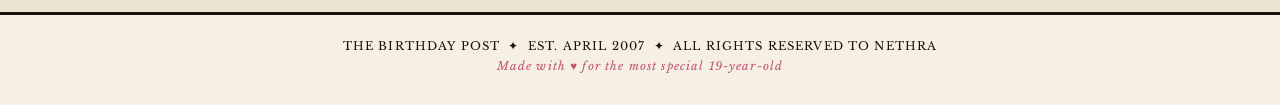
<file: friend5.html>
<!DOCTYPE html>
<html lang="en">
<head>
  <meta charset="UTF-8" />
  <meta name="viewport" content="width=device-width, initial-scale=1.0" />
  <title>Letter from Friend 5 — Nethra Turns 19</title>
  <link rel="preconnect" href="https://fonts.googleapis.com" />
  <link rel="preconnect" href="https://fonts.gstatic.com" crossorigin />
  <link href="https://fonts.googleapis.com/css2?family=UnifrakturMaguntia&family=Playfair+Display:ital,wght@0,400;0,700;0,900;1,400;1,700&family=Cormorant+Garamond:ital,wght@0,300;0,400;0,600;1,300;1,400&family=Libre+Baskerville:ital,wght@0,400;0,700;1,400&display=swap" rel="stylesheet" />
  <link rel="stylesheet" href="style.css" />
</head>
<body>

  <!-- ══ FLOATING DECORATIVE ELEMENTS ══ -->
  <div class="floating-elements" aria-hidden="true">
    <span class="float-el butterfly b1">🦋</span>
    <span class="float-el heart h1">♥</span>
    <span class="float-el star s1">✦</span>
  </div>

  <!-- ══════════════════════════════════
       HEADER
  ══════════════════════════════════ -->
  <header class="hero-section" style="min-height: auto; padding-bottom: 2rem;">
    <div class="hero-overlay"></div>

    <div class="news-top-bar">
      <a href="index.html" class="breaking-news-badge" style="text-decoration: none; border-bottom: 1px solid var(--red);">← BACK TO MAIN PAGE</a>
      <span class="news-meta">April 2026</span>
    </div>

    <div class="masthead">
      <div class="masthead-divider"></div>
      <h1 class="paper-title" style="font-size: clamp(2.5rem, 6vw, 4.5rem);">Special Delivery</h1>
      <div class="masthead-divider"></div>
    </div>
  </header>

  <!-- ══════════════════════════════════
       LETTER SECTION
  ══════════════════════════════════ -->
  <section class="section letter-section" id="letter">
    <div class="letter-container">
      <div class="corner-deco top-left">🌸</div>
      <div class="corner-deco top-right">🌸</div>
      <div class="corner-deco bottom-left">🌹</div>
      <div class="corner-deco bottom-right">🌹</div>
      
      <div class="letter-glass-card" id="letter-glass">
        
        <div class="letter-header">
          <div class="line-rule"></div>
          <p class="letter-label">✦ Letter From Friend 5 ✦</p>
          <div class="line-rule"></div>
        </div>
        
        <!-- Large photo container -->
        <div class="friend-large-photo">
          <img src="friend5.jpeg" alt="Friend 5 portrait" />
        </div>

        <p class="letter-date">April 2026</p>
        <p class="letter-salutation">Dear Nethra,</p>
        <div class="letter-body">
          <p>Iniya piranthanaal valthukal sotta papaa 💝🎊❤️ From freshers meet to random hi-byes in campus, I never thought we’d become this close 😌… but that random hackathon call was the real plot twist 😂, and from there you became one of my best female friend  🫶.I Didn’t even  think we’d even talk this much, but now you’re truly one of my favorite people here

Our first outing too — temple 🛕❤️ — honestly made me so happy, and from there our bond just kept growing through all the memories, chaos, talks, and fun ✨. Don’t worry too much about what already happened… let it be, be strong, and make your way forward 💛 I’ll always be there for you no matter what goes wrong — to appreciate your wins, correct you when you’re wrong, and stand by you throughout 🫂 na summa onum solala i mean it .

So don’t worry too much , Stay the same amazing, fun, chaotic soul you are  and have the happiest birthday everrr ✨“na iruken nee eri aadu nethra… pathukalam” 😎❤️</p>
        </div>
        <p class="letter-sign">With love,<br/><span class="letter-signature">Vishnu ♥</span></p>
      </div>
    </div>
  </section>

  <!-- ══════════════════════════════════
       FOOTER
  ══════════════════════════════════ -->
  <footer class="site-footer" style="margin-top: 0; padding-bottom: 2rem;">
    <p>THE BIRTHDAY POST &nbsp;✦&nbsp; Est. April 2007 &nbsp;✦&nbsp; All Rights Reserved to Nethra</p>
    <p class="footer-sub">Made with ♥ for the most special 19-year-old</p>
  </footer>

  <script src="script.js"></script>
</body>
</html>
</file>
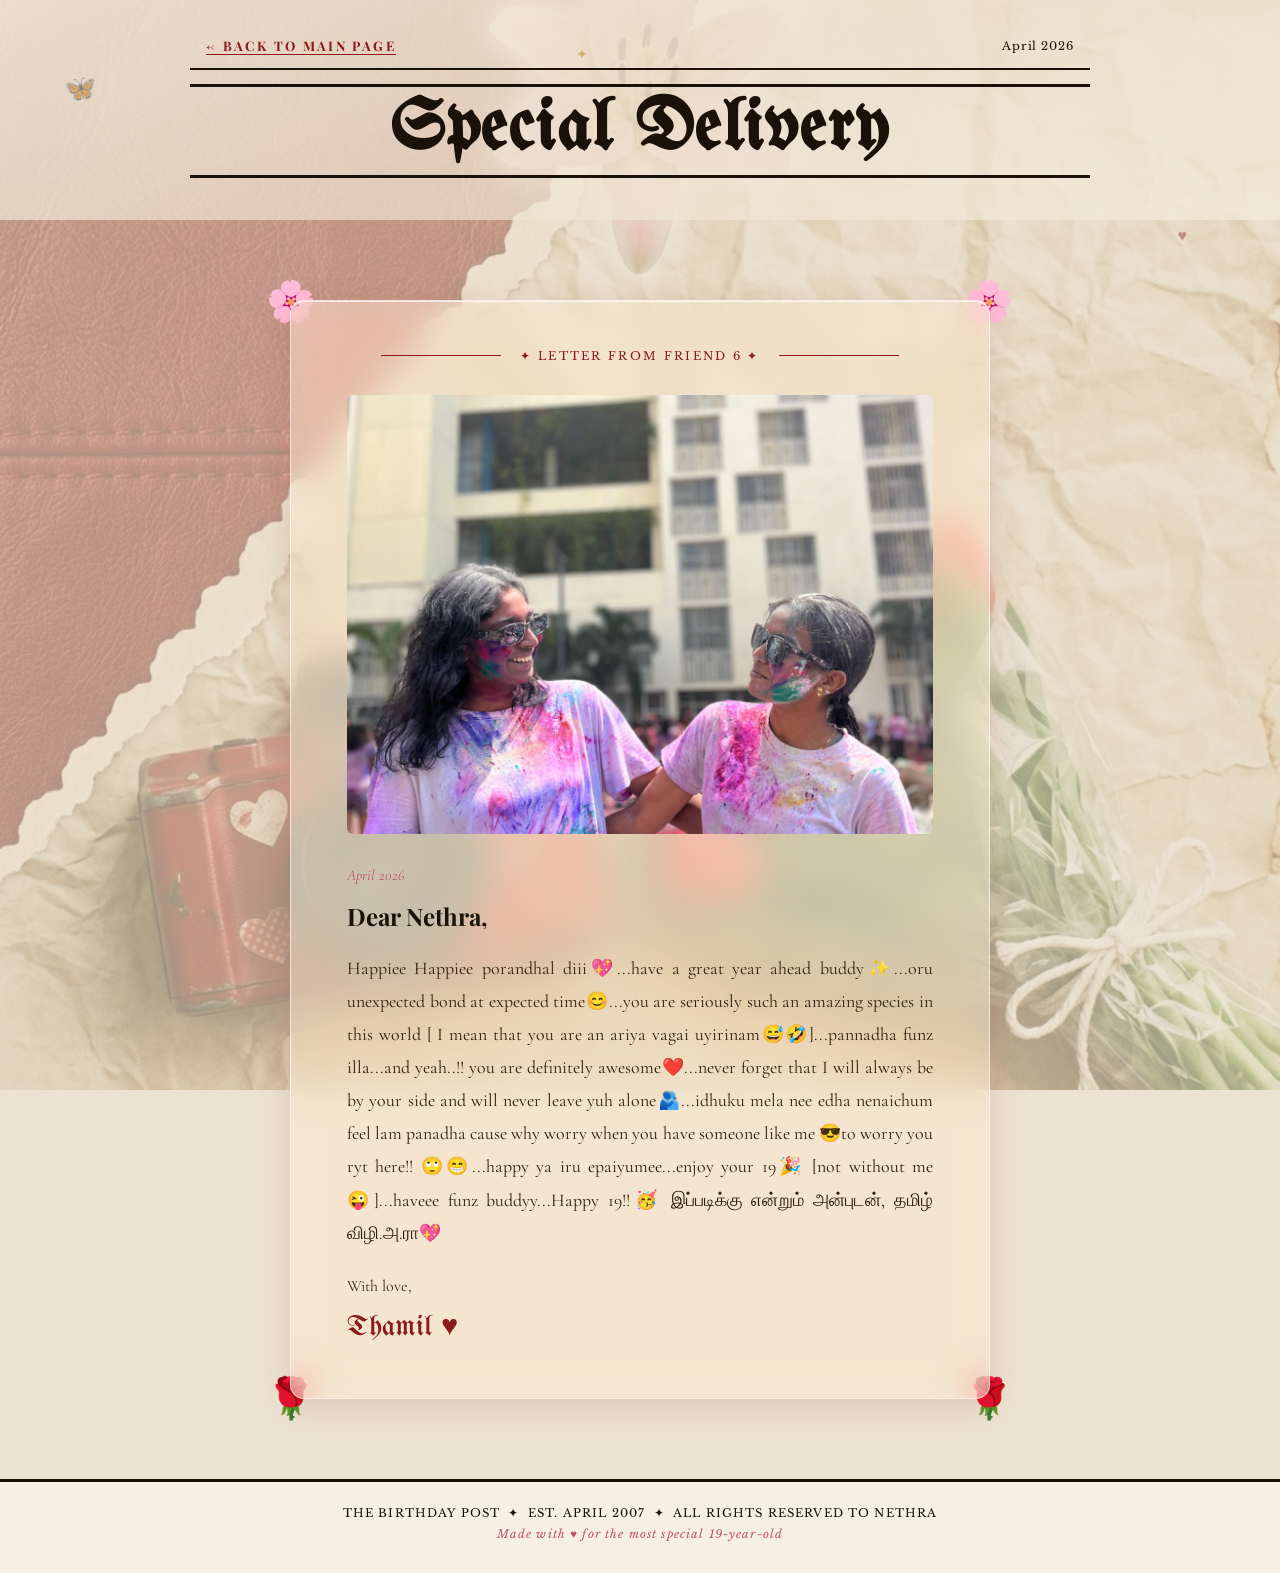
<file: friend6.html>
<!DOCTYPE html>
<html lang="en">
<head>
  <meta charset="UTF-8" />
  <meta name="viewport" content="width=device-width, initial-scale=1.0" />
  <title>Letter from Friend 6 — Nethra Turns 19</title>
  <link rel="preconnect" href="https://fonts.googleapis.com" />
  <link rel="preconnect" href="https://fonts.gstatic.com" crossorigin />
  <link href="https://fonts.googleapis.com/css2?family=UnifrakturMaguntia&family=Playfair+Display:ital,wght@0,400;0,700;0,900;1,400;1,700&family=Cormorant+Garamond:ital,wght@0,300;0,400;0,600;1,300;1,400&family=Libre+Baskerville:ital,wght@0,400;0,700;1,400&display=swap" rel="stylesheet" />
  <link rel="stylesheet" href="style.css" />
</head>
<body>

  <!-- ══ FLOATING DECORATIVE ELEMENTS ══ -->
  <div class="floating-elements" aria-hidden="true">
    <span class="float-el butterfly b1">🦋</span>
    <span class="float-el heart h1">♥</span>
    <span class="float-el star s1">✦</span>
  </div>

  <!-- ══════════════════════════════════
       HEADER
  ══════════════════════════════════ -->
  <header class="hero-section" style="min-height: auto; padding-bottom: 2rem;">
    <div class="hero-overlay"></div>

    <div class="news-top-bar">
      <a href="index.html" class="breaking-news-badge" style="text-decoration: none; border-bottom: 1px solid var(--red);">← BACK TO MAIN PAGE</a>
      <span class="news-meta">April 2026</span>
    </div>

    <div class="masthead">
      <div class="masthead-divider"></div>
      <h1 class="paper-title" style="font-size: clamp(2.5rem, 6vw, 4.5rem);">Special Delivery</h1>
      <div class="masthead-divider"></div>
    </div>
  </header>

  <!-- ══════════════════════════════════
       LETTER SECTION
  ══════════════════════════════════ -->
  <section class="section letter-section" id="letter">
    <div class="letter-container">
      <div class="corner-deco top-left">🌸</div>
      <div class="corner-deco top-right">🌸</div>
      <div class="corner-deco bottom-left">🌹</div>
      <div class="corner-deco bottom-right">🌹</div>
      
      <div class="letter-glass-card" id="letter-glass">
        
        <div class="letter-header">
          <div class="line-rule"></div>
          <p class="letter-label">✦ Letter From Friend 6 ✦</p>
          <div class="line-rule"></div>
        </div>
        
        <!-- Large photo container -->
        <div class="friend-large-photo">
          <img src="friend6.jpeg" alt="Friend 6 portrait" />
        </div>

        <p class="letter-date">April 2026</p>
        <p class="letter-salutation">Dear Nethra,</p>
        <div class="letter-body">
          <p>Happiee Happiee porandhal diii💖...have a great year ahead buddy✨...oru unexpected bond at expected time😊...you are seriously such an amazing species in this world [ I mean that you are an ariya vagai uyirinam😅🤣]...pannadha funz illa...and yeah..!! you are definitely awesome❤️...never forget that I will always be by your side and will never leave yuh alone🫂...idhuku mela nee edha nenaichum feel lam panadha cause why worry when you have someone like me 😎to worry you ryt here!! 🙄😁...happy ya iru epaiyumee...enjoy your 19🎉 [not without me😜]...haveee funz buddyy...Happy 19!!🥳

இப்படிக்கு 
என்றும் அன்புடன்,
தமிழ் விழி.அ.ரா💖</p>
        </div>
        <p class="letter-sign">With love,<br/><span class="letter-signature">Thamil ♥</span></p>
      </div>
    </div>
  </section>

  <!-- ══════════════════════════════════
       FOOTER
  ══════════════════════════════════ -->
  <footer class="site-footer" style="margin-top: 0; padding-bottom: 2rem;">
    <p>THE BIRTHDAY POST &nbsp;✦&nbsp; Est. April 2007 &nbsp;✦&nbsp; All Rights Reserved to Nethra</p>
    <p class="footer-sub">Made with ♥ for the most special 19-year-old</p>
  </footer>

  <script src="script.js"></script>
</body>
</html>
</file>
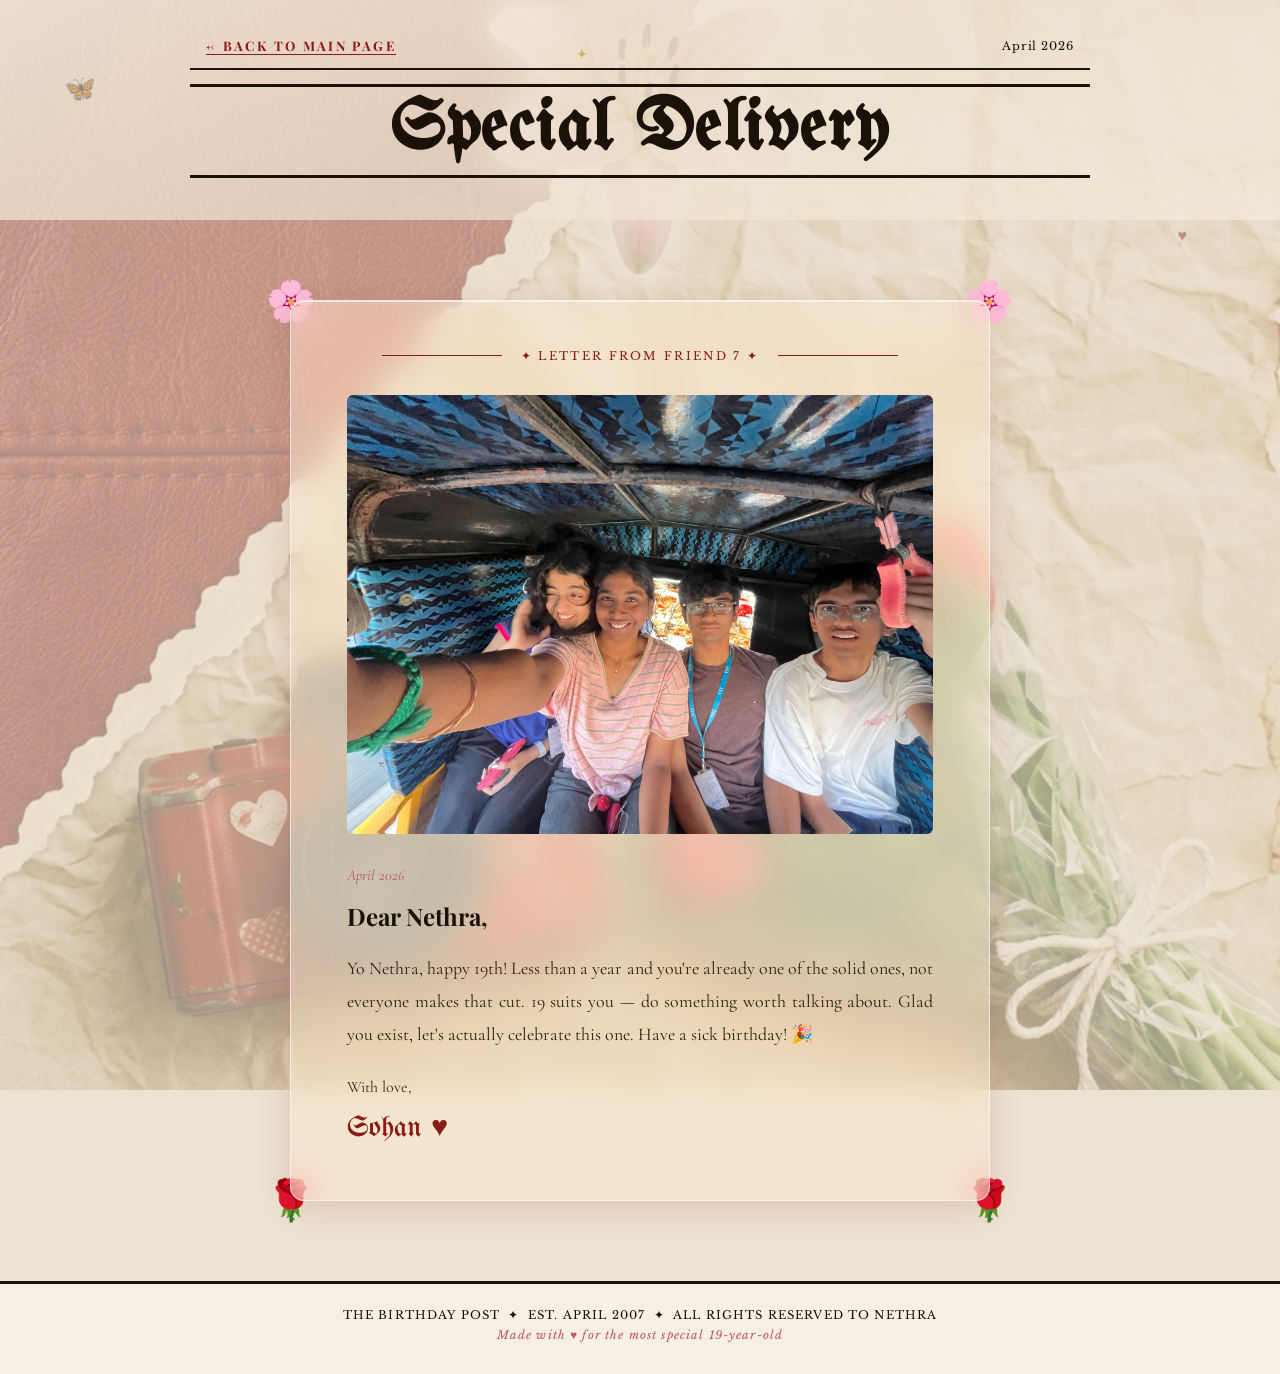
<file: friend7.html>
<!DOCTYPE html>
<html lang="en">
<head>
  <meta charset="UTF-8" />
  <meta name="viewport" content="width=device-width, initial-scale=1.0" />
  <title>Letter from Friend 7 — Nethra Turns 19</title>
  <link rel="preconnect" href="https://fonts.googleapis.com" />
  <link rel="preconnect" href="https://fonts.gstatic.com" crossorigin />
  <link href="https://fonts.googleapis.com/css2?family=UnifrakturMaguntia&family=Playfair+Display:ital,wght@0,400;0,700;0,900;1,400;1,700&family=Cormorant+Garamond:ital,wght@0,300;0,400;0,600;1,300;1,400&family=Libre+Baskerville:ital,wght@0,400;0,700;1,400&display=swap" rel="stylesheet" />
  <link rel="stylesheet" href="style.css" />
</head>
<body>

  <!-- ══ FLOATING DECORATIVE ELEMENTS ══ -->
  <div class="floating-elements" aria-hidden="true">
    <span class="float-el butterfly b1">🦋</span>
    <span class="float-el heart h1">♥</span>
    <span class="float-el star s1">✦</span>
  </div>

  <!-- ══════════════════════════════════
       HEADER
  ══════════════════════════════════ -->
  <header class="hero-section" style="min-height: auto; padding-bottom: 2rem;">
    <div class="hero-overlay"></div>

    <div class="news-top-bar">
      <a href="index.html" class="breaking-news-badge" style="text-decoration: none; border-bottom: 1px solid var(--red);">← BACK TO MAIN PAGE</a>
      <span class="news-meta">April 2026</span>
    </div>

    <div class="masthead">
      <div class="masthead-divider"></div>
      <h1 class="paper-title" style="font-size: clamp(2.5rem, 6vw, 4.5rem);">Special Delivery</h1>
      <div class="masthead-divider"></div>
    </div>
  </header>

  <!-- ══════════════════════════════════
       LETTER SECTION
  ══════════════════════════════════ -->
  <section class="section letter-section" id="letter">
    <div class="letter-container">
      <div class="corner-deco top-left">🌸</div>
      <div class="corner-deco top-right">🌸</div>
      <div class="corner-deco bottom-left">🌹</div>
      <div class="corner-deco bottom-right">🌹</div>
      
      <div class="letter-glass-card" id="letter-glass">
        
        <div class="letter-header">
          <div class="line-rule"></div>
          <p class="letter-label">✦ Letter From Friend 7 ✦</p>
          <div class="line-rule"></div>
        </div>
        
        <!-- Large photo container -->
        <div class="friend-large-photo">
          <img src="friend7.jpeg" alt="Friend 7 portrait" />
        </div>

        <p class="letter-date">April 2026</p>
        <p class="letter-salutation">Dear Nethra,</p>
        <div class="letter-body">
          <p>Yo Nethra, happy 19th! Less than a year and you're already one of the solid ones, not everyone makes that cut. 19 suits you — do something worth talking about. Glad you exist, let's actually celebrate this one. Have a sick birthday! 🎉</p>
        </div>
        <p class="letter-sign">With love,<br/><span class="letter-signature">Sohan ♥</span></p>
      </div>
    </div>
  </section>

  <!-- ══════════════════════════════════
       FOOTER
  ══════════════════════════════════ -->
  <footer class="site-footer" style="margin-top: 0; padding-bottom: 2rem;">
    <p>THE BIRTHDAY POST &nbsp;✦&nbsp; Est. April 2007 &nbsp;✦&nbsp; All Rights Reserved to Nethra</p>
    <p class="footer-sub">Made with ♥ for the most special 19-year-old</p>
  </footer>

  <script src="script.js"></script>
</body>
</html>
</file>
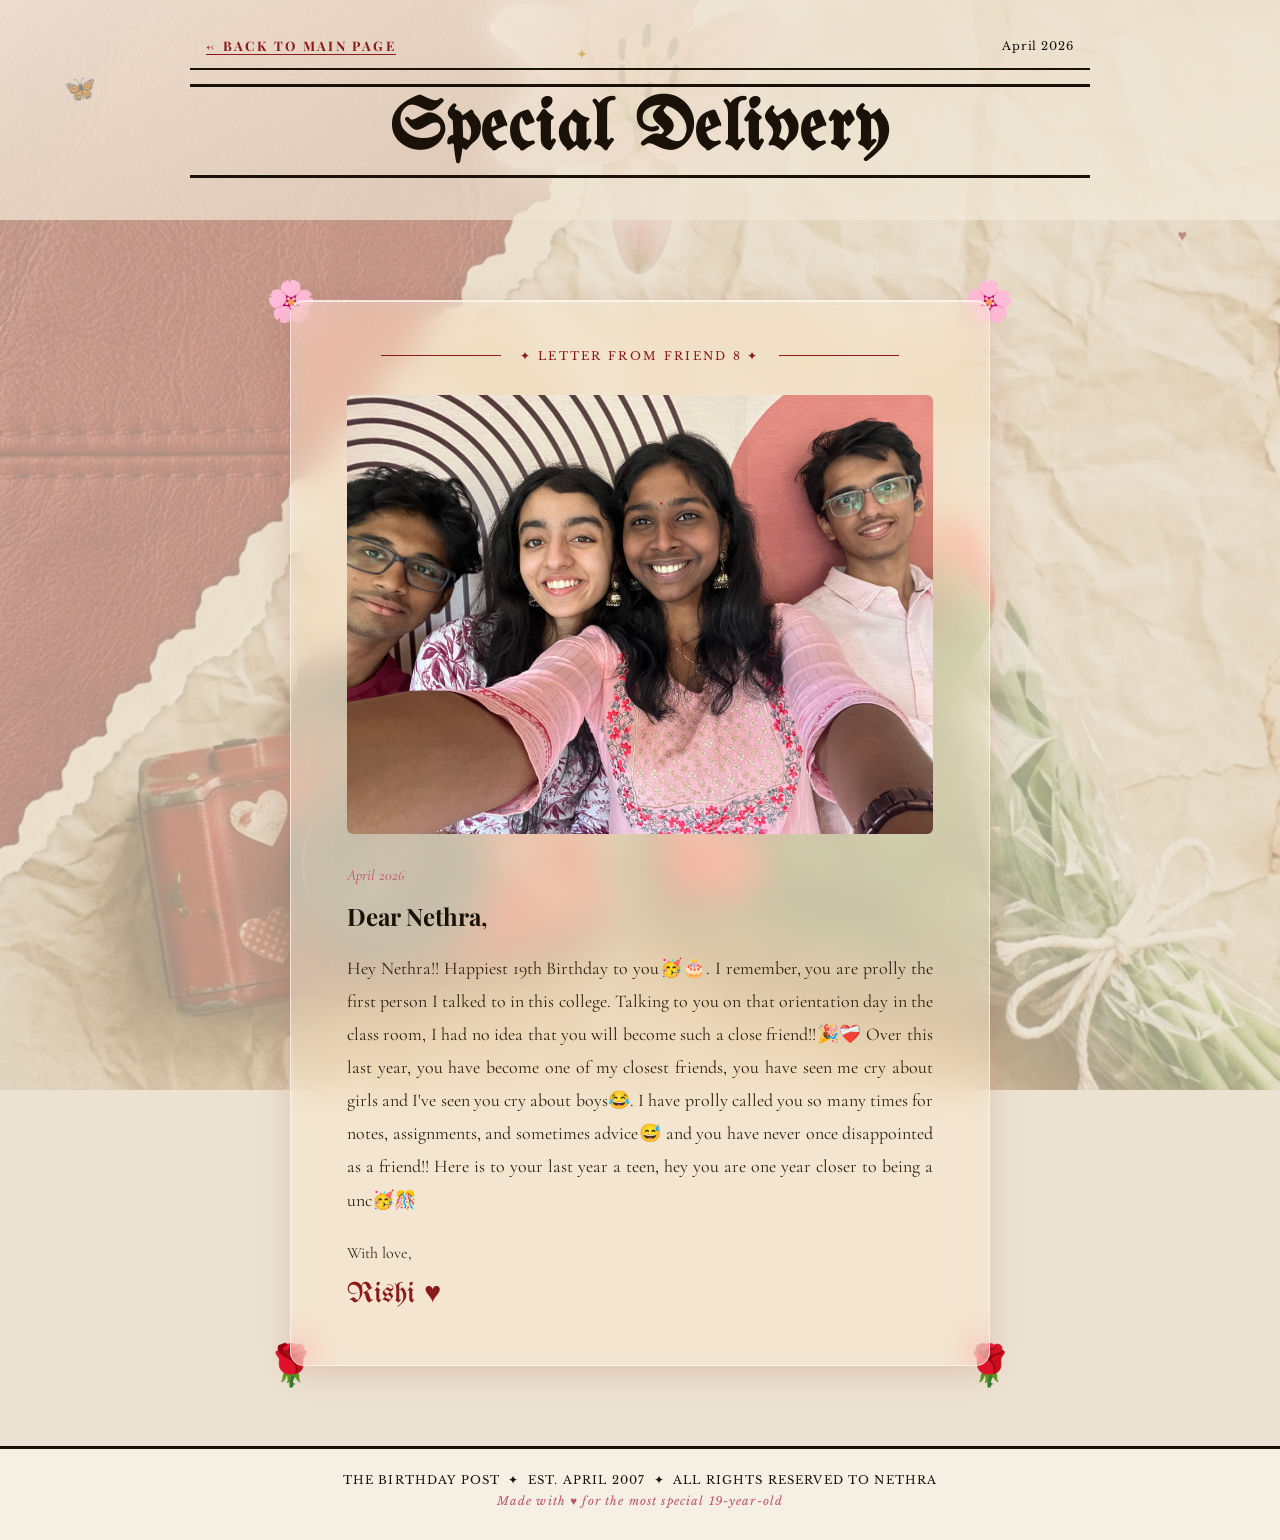
<file: friend8.html>
<!DOCTYPE html>
<html lang="en">
<head>
  <meta charset="UTF-8" />
  <meta name="viewport" content="width=device-width, initial-scale=1.0" />
  <title>Letter from Friend 8 — Nethra Turns 19</title>
  <link rel="preconnect" href="https://fonts.googleapis.com" />
  <link rel="preconnect" href="https://fonts.gstatic.com" crossorigin />
  <link href="https://fonts.googleapis.com/css2?family=UnifrakturMaguntia&family=Playfair+Display:ital,wght@0,400;0,700;0,900;1,400;1,700&family=Cormorant+Garamond:ital,wght@0,300;0,400;0,600;1,300;1,400&family=Libre+Baskerville:ital,wght@0,400;0,700;1,400&display=swap" rel="stylesheet" />
  <link rel="stylesheet" href="style.css" />
</head>
<body>

  <!-- ══ FLOATING DECORATIVE ELEMENTS ══ -->
  <div class="floating-elements" aria-hidden="true">
    <span class="float-el butterfly b1">🦋</span>
    <span class="float-el heart h1">♥</span>
    <span class="float-el star s1">✦</span>
  </div>

  <!-- ══════════════════════════════════
       HEADER
  ══════════════════════════════════ -->
  <header class="hero-section" style="min-height: auto; padding-bottom: 2rem;">
    <div class="hero-overlay"></div>

    <div class="news-top-bar">
      <a href="index.html" class="breaking-news-badge" style="text-decoration: none; border-bottom: 1px solid var(--red);">← BACK TO MAIN PAGE</a>
      <span class="news-meta">April 2026</span>
    </div>

    <div class="masthead">
      <div class="masthead-divider"></div>
      <h1 class="paper-title" style="font-size: clamp(2.5rem, 6vw, 4.5rem);">Special Delivery</h1>
      <div class="masthead-divider"></div>
    </div>
  </header>

  <!-- ══════════════════════════════════
       LETTER SECTION
  ══════════════════════════════════ -->
  <section class="section letter-section" id="letter">
    <div class="letter-container">
      <div class="corner-deco top-left">🌸</div>
      <div class="corner-deco top-right">🌸</div>
      <div class="corner-deco bottom-left">🌹</div>
      <div class="corner-deco bottom-right">🌹</div>
      
      <div class="letter-glass-card" id="letter-glass">
        
        <div class="letter-header">
          <div class="line-rule"></div>
          <p class="letter-label">✦ Letter From Friend 8 ✦</p>
          <div class="line-rule"></div>
        </div>
        
        <!-- Large photo container -->
        <div class="friend-large-photo">
          <img src="friend8.jpeg" alt="Friend 8 portrait" />
        </div>

        <p class="letter-date">April 2026</p>
        <p class="letter-salutation">Dear Nethra,</p>
        <div class="letter-body">
          <p>Hey Nethra!!
Happiest 19th Birthday to you🥳🎂.
I remember, you are prolly the first person I talked to in this college. Talking to you on that orientation day in the class room, I had no idea that you will become such a close friend!!🎉❤️‍🩹
Over this last year, you have become one of my closest friends, you have seen me cry about girls and I've seen you cry about boys😂. I have prolly called you so many times for notes, assignments, and sometimes advice😅 and you have never once disappointed as a friend!!
Here is to your last year a teen, hey you are one year closer to being a unc🥳🎊</p>
        </div>
        <p class="letter-sign">With love,<br/><span class="letter-signature">Rishi ♥</span></p>
      </div>
    </div>
  </section>

  <!-- ══════════════════════════════════
       FOOTER
  ══════════════════════════════════ -->
  <footer class="site-footer" style="margin-top: 0; padding-bottom: 2rem;">
    <p>THE BIRTHDAY POST &nbsp;✦&nbsp; Est. April 2007 &nbsp;✦&nbsp; All Rights Reserved to Nethra</p>
    <p class="footer-sub">Made with ♥ for the most special 19-year-old</p>
  </footer>

  <script src="script.js"></script>
</body>
</html>
</file>
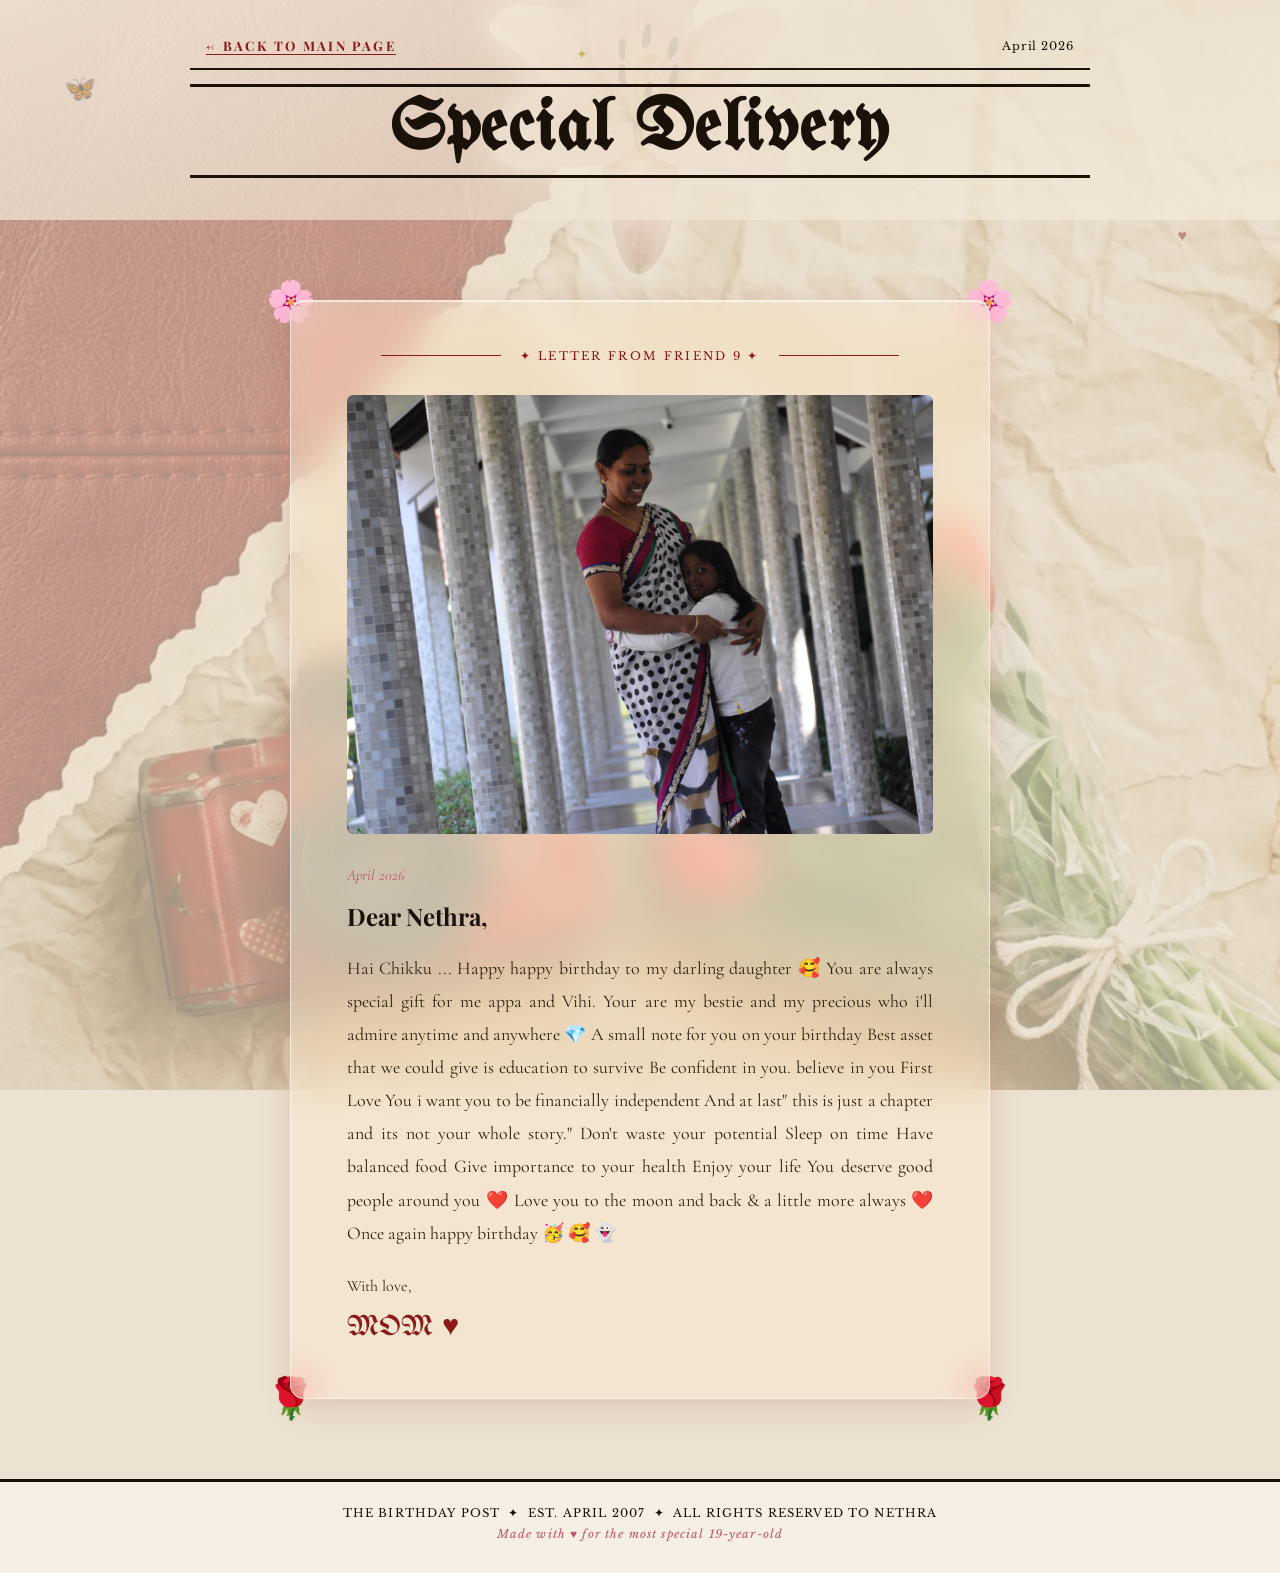
<file: friend9.html>
<!DOCTYPE html>
<html lang="en">
<head>
  <meta charset="UTF-8" />
  <meta name="viewport" content="width=device-width, initial-scale=1.0" />
  <title>Letter from Friend 9 — Nethra Turns 19</title>
  <link rel="preconnect" href="https://fonts.googleapis.com" />
  <link rel="preconnect" href="https://fonts.gstatic.com" crossorigin />
  <link href="https://fonts.googleapis.com/css2?family=UnifrakturMaguntia&family=Playfair+Display:ital,wght@0,400;0,700;0,900;1,400;1,700&family=Cormorant+Garamond:ital,wght@0,300;0,400;0,600;1,300;1,400&family=Libre+Baskerville:ital,wght@0,400;0,700;1,400&display=swap" rel="stylesheet" />
  <link rel="stylesheet" href="style.css" />
</head>
<body>

  <!-- ══ FLOATING DECORATIVE ELEMENTS ══ -->
  <div class="floating-elements" aria-hidden="true">
    <span class="float-el butterfly b1">🦋</span>
    <span class="float-el heart h1">♥</span>
    <span class="float-el star s1">✦</span>
  </div>

  <!-- ══════════════════════════════════
       HEADER
  ══════════════════════════════════ -->
  <header class="hero-section" style="min-height: auto; padding-bottom: 2rem;">
    <div class="hero-overlay"></div>

    <div class="news-top-bar">
      <a href="index.html" class="breaking-news-badge" style="text-decoration: none; border-bottom: 1px solid var(--red);">← BACK TO MAIN PAGE</a>
      <span class="news-meta">April 2026</span>
    </div>

    <div class="masthead">
      <div class="masthead-divider"></div>
      <h1 class="paper-title" style="font-size: clamp(2.5rem, 6vw, 4.5rem);">Special Delivery</h1>
      <div class="masthead-divider"></div>
    </div>
  </header>

  <!-- ══════════════════════════════════
       LETTER SECTION
  ══════════════════════════════════ -->
  <section class="section letter-section" id="letter">
    <div class="letter-container">
      <div class="corner-deco top-left">🌸</div>
      <div class="corner-deco top-right">🌸</div>
      <div class="corner-deco bottom-left">🌹</div>
      <div class="corner-deco bottom-right">🌹</div>
      
      <div class="letter-glass-card" id="letter-glass">
        
        <div class="letter-header">
          <div class="line-rule"></div>
          <p class="letter-label">✦ Letter From Friend 9 ✦</p>
          <div class="line-rule"></div>
        </div>
        
        <!-- Large photo container -->
        <div class="friend-large-photo">
          <img src="friend9.jpeg" alt="Friend 9 portrait" />
        </div>

        <p class="letter-date">April 2026</p>
        <p class="letter-salutation">Dear Nethra,</p>
        <div class="letter-body">
          <p>Hai Chikku ... Happy happy birthday to my darling daughter 🥰 You are always special gift for me appa and Vihi.

Your are my bestie and my precious who i'll admire anytime and anywhere 💎

A small note for you on your birthday
Best asset that we could give is education to survive
Be confident in you. believe in you
First Love You
i want you to be financially independent
And at last" this is just a chapter and its not your whole story."
Don't waste your potential
Sleep on time
Have balanced food
Give importance to your health
Enjoy your life
You deserve good people around you

❤️ Love you to the moon and back & a little more always ❤️ Once again happy birthday 🥳 🥰 👻</p>
        </div>
        <p class="letter-sign">With love,<br/><span class="letter-signature">MOM ♥</span></p>
      </div>
    </div>
  </section>

  <!-- ══════════════════════════════════
       FOOTER
  ══════════════════════════════════ -->
  <footer class="site-footer" style="margin-top: 0; padding-bottom: 2rem;">
    <p>THE BIRTHDAY POST &nbsp;✦&nbsp; Est. April 2007 &nbsp;✦&nbsp; All Rights Reserved to Nethra</p>
    <p class="footer-sub">Made with ♥ for the most special 19-year-old</p>
  </footer>

  <script src="script.js"></script>
</body>
</html>
</file>
<file: style.css>
/* ═══════════════════════════════════
   ROOT & RESET
═══════════════════════════════════ */
*, *::before, *::after { box-sizing: border-box; margin: 0; padding: 0; }

:root {
  --cream: #f5efe4;
  --parchment: #e8dcc8;
  --dark-ink: #1a1209;
  --red: #8b1a1a;
  --rose: #c0526f;
  --blush: #e8a4b0;
  --gold: #b8960c;
  --glass-bg: rgba(245, 236, 220, 0.45);
  --glass-border: rgba(255, 248, 240, 0.65);
  --glass-shadow: rgba(139, 26, 26, 0.15);
}

html { scroll-behavior: smooth; }

body {
  background-color: var(--cream);
  color: var(--dark-ink);
  font-family: 'Libre Baskerville', Georgia, serif;
  overflow-x: hidden;
  position: relative;
  /* ── The big romantic newspaper collage background ── */
  background-image: url('red_paper_bg.png');
  background-size: cover;
  background-position: center center;
  background-repeat: no-repeat;
  background-attachment: fixed;
}

/* ═══════════════════════════════════
   GLASSMORPHISM BASE
═══════════════════════════════════ */
.glass-quote-card,
.glass-card,
.letter-glass-card,
.finale-details-glass {
  background: var(--glass-bg);
  backdrop-filter: blur(18px) saturate(1.6);
  -webkit-backdrop-filter: blur(18px) saturate(1.6);
  border: 1.5px solid var(--glass-border);
  border-radius: 14px;
  box-shadow: 0 8px 32px var(--glass-shadow), inset 0 1px 0 rgba(255,255,255,0.7);
}



/* ═══════════════════════════════════
   FLOATING DECORATIVE ELEMENTS
═══════════════════════════════════ */
.floating-elements {
  position: fixed; inset: 0; pointer-events: none; z-index: 1; overflow: hidden;
}
.float-el {
  position: absolute; animation: floatDrift linear infinite;
  user-select: none;
}
.butterfly { font-size: 1.6rem; opacity: 0.5; }
.heart { color: var(--red); opacity: 0.4; font-size: 1rem; }
.star { color: var(--gold); opacity: 0.55; font-size: 0.9rem; }
.flower { opacity: 0.45; font-size: 1.4rem; }

.b1 { top: 8%; left: 5%; animation-duration: 18s; }
.b2 { top: 60%; right: 6%; animation-duration: 22s; animation-delay: -8s; }
.h1 { top: 25%; left: 92%; animation-duration: 14s; animation-delay: -3s; }
.h2 { top: 75%; left: 3%; animation-duration: 16s; animation-delay: -6s; }
.h3 { top: 45%; right: 4%; animation-duration: 20s; animation-delay: -11s; }
.f1 { top: 15%; right: 12%; animation-duration: 24s; animation-delay: -4s; }
.f2 { top: 85%; left: 15%; animation-duration: 19s; animation-delay: -9s; }
.s1 { top: 5%; left: 45%; animation-duration: 12s; animation-delay: -2s; }
.s2 { top: 90%; right: 30%; animation-duration: 15s; animation-delay: -13s; }

@keyframes floatDrift {
  0%   { transform: translateY(0) translateX(0) rotate(0deg); }
  25%  { transform: translateY(-22px) translateX(10px) rotate(5deg); }
  50%  { transform: translateY(-10px) translateX(-8px) rotate(-3deg); }
  75%  { transform: translateY(-26px) translateX(6px) rotate(8deg); }
  100% { transform: translateY(0) translateX(0) rotate(0deg); }
}

/* ═══════════════════════════════════
   HERO SECTION
═══════════════════════════════════ */
.hero-section {
  position: relative;
  min-height: 100vh;
  display: flex; flex-direction: column; align-items: center;
  padding: 0 1.5rem 3rem;
  overflow: hidden;
  /* Semi-transparent cream wash so bg shows through subtly */
  background: rgba(245, 236, 220, 0.72);
}

.hero-overlay {
  position: absolute; inset: 0; pointer-events: none; z-index: 0;
  background: linear-gradient(160deg,
    rgba(245,236,220,0.72) 0%,
    rgba(232,220,200,0.60) 50%,
    rgba(240,230,212,0.68) 100%);
}

/* Top bar */
.news-top-bar {
  width: 100%; max-width: 900px;
  display: flex; justify-content: space-between; align-items: center;
  padding: 0.8rem 1rem;
  border-bottom: 2px solid var(--dark-ink);
  margin-top: 1.5rem; position: relative; z-index: 2;
}
.news-meta {
  font-family: 'Libre Baskerville', serif;
  font-size: 0.72rem; letter-spacing: 0.08em; color: var(--dark-ink);
}
.breaking-news-badge {
  font-family: 'Playfair Display', serif; font-size: 0.82rem;
  letter-spacing: 0.18em; color: var(--red); font-weight: 700;
}

/* Masthead */
.masthead {
  position: relative; z-index: 2; text-align: center;
  padding: 0.5rem 0 0.2rem; width: 100%; max-width: 900px;
}
.masthead-divider { height: 3px; background: var(--dark-ink); margin: 0.4rem 0; }
.masthead-divider.thin { height: 1px; margin: 0; }

.paper-title {
  font-family: 'UnifrakturMaguntia', cursive;
  font-size: clamp(2.8rem, 8vw, 6.5rem);
  color: var(--dark-ink); line-height: 1.05; letter-spacing: 0.02em;
}

.paper-subheader {
  display: flex; align-items: center; justify-content: center;
  gap: 1.2rem; padding: 0.45rem 1rem;
  font-family: 'Libre Baskerville', serif;
  font-size: 0.78rem; letter-spacing: 0.14em; text-transform: uppercase;
  color: var(--dark-ink); position: relative; z-index: 2;
  width: 100%; max-width: 900px;
  border-bottom: 1px solid var(--dark-ink);
}
.dot { color: var(--red); }

/* Main headline area */
.main-headline-area {
  position: relative; z-index: 2; width: 100%; max-width: 900px;
  display: grid; grid-template-columns: 220px 1fr;
  gap: 2rem; align-items: center; margin-top: 1.5rem;
}
.collage-float {
  width: 220px;
  filter: drop-shadow(0 8px 20px rgba(139,26,26,0.2));
  animation: gentleFloat 6s ease-in-out infinite;
}
@keyframes gentleFloat {
  0%, 100% { transform: translateY(0) rotate(-2deg); }
  50%       { transform: translateY(-14px) rotate(1deg); }
}

.headline-content { display: flex; flex-direction: column; gap: 0.9rem; }
.edition-label {
  font-family: 'Libre Baskerville', serif; font-size: 0.72rem;
  letter-spacing: 0.2em; color: var(--red); text-transform: uppercase;
}
.big-headline {
  font-family: 'Playfair Display', serif;
  font-size: clamp(2.8rem, 6vw, 5.5rem);
  font-weight: 900; line-height: 1; color: var(--dark-ink); text-transform: uppercase;
}
.turns-text { font-style: italic; font-weight: 400; font-size: 0.55em; text-transform: lowercase; }
.age-number { color: var(--red); }
.subheadline {
  font-family: 'Cormorant Garamond', serif;
  font-size: 1.1rem; font-style: italic; color: #3a2a1a; line-height: 1.6;
}

.glass-quote-card { padding: 1.4rem 1.8rem; }
.quote-marks { font-family: 'Playfair Display', serif; font-size: 3rem; color: var(--red); line-height: 0.5; }
.quote-marks.close { text-align: right; }
.quote-text {
  font-family: 'Cormorant Garamond', serif;
  font-size: 1.15rem; line-height: 1.6; color: var(--dark-ink); text-align: center; padding: 0.3rem 0;
}

/* ═══════════════════════════════════
   TICKER
═══════════════════════════════════ */
.ticker-wrap {
  background: var(--dark-ink); padding: 0.85rem 0; overflow: hidden;
  position: relative; z-index: 5;
  border-top: 2px solid var(--red); border-bottom: 2px solid var(--red);
}
.ticker-content {
  display: flex; gap: 3rem; width: max-content;
  animation: tickerScroll 30s linear infinite;
  font-family: 'Libre Baskerville', serif;
  font-size: 0.85rem; letter-spacing: 0.1em; white-space: nowrap;
}
.ticker-content span { display: inline-block; color: var(--blush); }
.ticker-content span:nth-child(odd) { color: var(--cream); }
@keyframes tickerScroll { 0% { transform: translateX(0); } 100% { transform: translateX(-50%); } }

/* ═══════════════════════════════════
   SECTIONS SHARED
═══════════════════════════════════ */
.section {
  position: relative; padding: 5rem 1.5rem; overflow: hidden;
  /* Slightly translucent so bg shows through */
  background: rgba(245, 236, 220, 0.65);
}
.about-section { background: rgba(237, 221, 200, 0.65); }
.love-section  { background: rgba(245, 236, 220, 0.62); }
.friends-letters-section { background: rgba(232, 220, 200, 0.65); }
.letter-section { background: rgba(232, 220, 200, 0.65); }
.finale-section{ background: rgba(237, 221, 200, 0.62); }

.section-header-tag {
  display: flex; align-items: center; justify-content: center; gap: 1.2rem;
  margin-bottom: 1.2rem; position: relative; z-index: 2;
  font-family: 'Libre Baskerville', serif; font-size: 0.72rem;
  letter-spacing: 0.2em; color: var(--red); text-transform: uppercase;
}
.line-rule { flex: 1; max-width: 120px; height: 1px; background: var(--red); }

.section-title {
  font-family: 'Playfair Display', serif;
  font-size: clamp(2rem, 4.5vw, 3.5rem);
  font-weight: 900; text-align: center; color: var(--dark-ink);
  line-height: 1.15; position: relative; z-index: 2; margin-bottom: 0.5rem;
}
.italic-title { font-style: italic; font-weight: 400; }
.section-subtitle {
  font-family: 'Cormorant Garamond', serif;
  font-size: 1.2rem; font-style: italic; text-align: center;
  color: #3a2a1a; margin-bottom: 2.5rem; position: relative; z-index: 2;
}

/* ═══════════════════════════════════
   ABOUT GRID
═══════════════════════════════════ */
.about-grid {
  display: grid; grid-template-columns: 1fr auto 1fr;
  gap: 2rem; align-items: center;
  max-width: 900px; margin: 0 auto; position: relative; z-index: 2;
}
.glass-card {
  padding: 2rem 1.6rem; display: flex; flex-direction: column; gap: 0.8rem;
  transition: transform 0.3s ease, box-shadow 0.3s ease;
}
.glass-card:hover { transform: translateY(-6px); box-shadow: 0 18px 42px rgba(139,26,26,0.2); }
.card-icon { font-size: 2rem; }
.card-title { font-family: 'Playfair Display', serif; font-size: 1.3rem; font-weight: 700; color: var(--dark-ink); }
.card-text { font-family: 'Cormorant Garamond', serif; font-size: 1.05rem; line-height: 1.7; color: #3a2a1a; }

.center-badge-wrap { display: flex; flex-direction: column; align-items: center; gap: 1rem; }
.vintage-stamp-badge {
  width: 140px; height: 140px; border: 4px dashed var(--red); border-radius: 50%;
  display: flex; align-items: center; justify-content: center;
  background: rgba(255,248,240,0.7);
  animation: stampPulse 3s ease-in-out infinite;
  box-shadow: 0 0 0 6px rgba(139,26,26,0.08), 0 0 0 12px rgba(139,26,26,0.04);
}
@keyframes stampPulse {
  0%, 100% { transform: scale(1) rotate(-3deg); }
  50%       { transform: scale(1.04) rotate(3deg); }
}
.stamp-inner { text-align: center; }
.stamp-number { font-family: 'Playfair Display', serif; font-size: 3rem; font-weight: 900; color: var(--red); line-height: 1; }
.stamp-text   { font-family: 'Libre Baskerville', serif; font-size: 0.65rem; letter-spacing: 0.15em; text-transform: uppercase; color: var(--dark-ink); }
.stamp-text.bold { font-weight: 700; }
.stamp-sub    { font-family: 'Cormorant Garamond', serif; font-size: 0.7rem; color: var(--rose); margin-top: 0.2rem; }

.scattered-hearts { display: flex; gap: 0.5rem; color: var(--red); font-size: 1.2rem; }
.scattered-hearts span { animation: heartBeat 1.5s ease-in-out infinite; }
.scattered-hearts span:nth-child(2) { animation-delay: 0.2s; }
.scattered-hearts span:nth-child(3) { animation-delay: 0.4s; }
.scattered-hearts span:nth-child(4) { animation-delay: 0.6s; }
@keyframes heartBeat { 0%, 100% { transform: scale(1); } 50% { transform: scale(1.35); } }

/* ═══════════════════════════════════
   LOVE LIST
═══════════════════════════════════ */
.love-list-grid {
  display: grid; grid-template-columns: repeat(auto-fill, minmax(260px, 1fr));
  gap: 1rem; max-width: 900px; margin: 0 auto; position: relative; z-index: 2;
}
.love-item {
  display: flex; align-items: flex-start; gap: 1rem;
  padding: 1rem 1.2rem; border-bottom: 1px solid rgba(139,26,26,0.2);
  transition: background 0.25s, transform 0.25s;
  border-radius: 6px; cursor: default;
  background: rgba(245,236,220,0.5);
}
.love-item:hover { background: rgba(192,82,111,0.12); transform: translateX(5px); }
.love-num {
  font-family: 'Playfair Display', serif;
  font-size: 1.6rem; font-weight: 900; color: var(--red); line-height: 1; min-width: 2.2rem;
}
.love-text {
  font-family: 'Cormorant Garamond', serif;
  font-size: 1.05rem; color: var(--dark-ink); line-height: 1.5; padding-top: 0.2rem;
}

/* ═══════════════════════════════════
   INDIVIDUAL LETTER SECTION (FRIEND PAGE)
═══════════════════════════════════ */
.letter-container {
  max-width: 700px; margin: 0 auto; position: relative; z-index: 2;
}
.corner-deco {
  position: absolute; font-size: 2.5rem; animation: gentleFloat 5s ease-in-out infinite;
}
.top-left    { top: -1.5rem; left: -1.5rem; animation-delay: 0s; }
.top-right   { top: -1.5rem; right: -1.5rem; animation-delay: 1.5s; }
.bottom-left { bottom: -1.5rem; left: -1.5rem; animation-delay: 0.8s; }
.bottom-right{ bottom: -1.5rem; right: -1.5rem; animation-delay: 2.2s; }

.letter-glass-card { padding: 3rem 3.5rem; }
.letter-header { display: flex; align-items: center; justify-content: center; gap: 1.2rem; margin-bottom: 2rem; }
.letter-label {
  font-family: 'Libre Baskerville', serif; font-size: 0.72rem;
  letter-spacing: 0.2em; color: var(--red); text-transform: uppercase; white-space: nowrap;
}
.letter-date { font-family: 'Cormorant Garamond', serif; font-style: italic; font-size: 0.95rem; color: var(--rose); margin-bottom: 1rem; }
.letter-salutation { font-family: 'Playfair Display', serif; font-size: 1.5rem; font-weight: 700; color: var(--dark-ink); margin-bottom: 1.2rem; }
.letter-body { display: flex; flex-direction: column; gap: 1.1rem; }
.letter-body p { font-family: 'Cormorant Garamond', serif; font-size: 1.12rem; line-height: 1.85; color: #2d1f0f; text-align: justify; }
.letter-sign { font-family: 'Cormorant Garamond', serif; font-size: 1rem; color: #3a2a1a; margin-top: 1.5rem; line-height: 1.6; }
.letter-signature { font-family: 'UnifrakturMaguntia', cursive; font-size: 1.8rem; color: var(--red); display: block; margin-top: 0.3rem; }

.friend-large-photo {
  width: 100%;
  aspect-ratio: 4 / 3;
  background: #e0d5c1;
  display: flex;
  flex-direction: column;
  align-items: center;
  justify-content: center;
  border-radius: 6px;
  margin-bottom: 2rem;
  box-shadow: inset 0 2px 10px rgba(0,0,0,0.05);
  overflow: hidden;
}
.friend-large-photo img {
  width: 100%;
  height: 100%;
  object-fit: cover;
}

/* ═══════════════════════════════════
   FRIENDS LETTERS SECTION
═══════════════════════════════════ */
.friends-letters-section {
  position: relative;
  z-index: 2;
}

.letters-grid {
  display: grid;
  grid-template-columns: repeat(auto-fill, minmax(180px, 1fr));
  gap: 2rem;
  max-width: 1000px;
  margin: 0 auto;
  position: relative;
  z-index: 2;
  padding: 1rem;
}

.friend-letter-card {
  display: flex;
  flex-direction: column;
  text-decoration: none;
  background: rgba(255, 248, 240, 0.85);
  padding: 1rem 1rem 1.5rem;
  border-radius: 4px;
  box-shadow: 0 4px 15px rgba(139, 26, 26, 0.1);
  transition: transform 0.3s cubic-bezier(0.175, 0.885, 0.32, 1.275), box-shadow 0.3s ease;
  border: 1px solid rgba(139, 26, 26, 0.1);
  backdrop-filter: blur(10px);
}

.friend-letter-card:nth-child(even) {
  transform: rotate(2deg);
}

.friend-letter-card:nth-child(odd) {
  transform: rotate(-2deg);
}

.friend-letter-card:hover {
  transform: translateY(-10px) rotate(0deg) scale(1.05);
  box-shadow: 0 15px 35px rgba(139, 26, 26, 0.2);
  z-index: 5;
}

.friend-photo-placeholder {
  background: #e0d5c1;
  aspect-ratio: 1 / 1;
  width: 100%;
  display: flex;
  align-items: center;
  justify-content: center;
  border-radius: 2px;
  margin-bottom: 1rem;
  overflow: hidden;
  position: relative;
  box-shadow: inset 0 2px 5px rgba(0,0,0,0.05);
}

.friend-photo-placeholder img {
  width: 100%;
  height: 100%;
  object-fit: cover;
}

.photo-icon {
  font-size: 2.5rem;
  opacity: 0.3;
}

.friend-letter-info {
  text-align: center;
  margin-top: auto;
}

.friend-name {
  font-family: 'Playfair Display', serif;
  font-size: 1.2rem;
  font-weight: 700;
  color: var(--red);
  margin-bottom: 0.4rem;
}

.friend-snippet {
  font-family: 'Cormorant Garamond', serif;
  font-style: italic;
  font-size: 1.05rem;
  color: var(--dark-ink);
  line-height: 1.4;
}

/* ═══════════════════════════════════
   FINALE
═══════════════════════════════════ */
.finale-divider {
  height: 3px; background: linear-gradient(90deg, transparent, var(--dark-ink), transparent);
  margin: 0 auto 2.5rem; max-width: 700px; position: relative; z-index: 2;
}
.finale-content { text-align: center; max-width: 700px; margin: 0 auto; position: relative; z-index: 2; }
.finale-tag { font-family: 'Libre Baskerville', serif; font-size: 0.72rem; letter-spacing: 0.2em; color: var(--red); text-transform: uppercase; margin-bottom: 1rem; }
.finale-headline { font-family: 'Playfair Display', serif; font-size: clamp(2.4rem, 5vw, 4rem); font-weight: 900; color: var(--dark-ink); line-height: 1.1; margin-bottom: 2.5rem; }
.italic-script { font-style: italic; font-weight: 400; color: var(--red); }

.finale-details-glass { display: flex; align-items: center; justify-content: center; gap: 1.5rem; padding: 1.8rem 2.5rem; margin-bottom: 2rem; flex-wrap: wrap; }
.detail-col { text-align: center; }
.detail-label { font-family: 'Libre Baskerville', serif; font-size: 0.65rem; letter-spacing: 0.18em; text-transform: uppercase; color: var(--rose); margin-bottom: 0.3rem; }
.detail-value { font-family: 'Playfair Display', serif; font-size: 1.4rem; font-weight: 700; color: var(--dark-ink); }
.detail-divider { font-size: 1.2rem; color: var(--red); }

.finale-bottom-text { font-family: 'Cormorant Garamond', serif; font-size: 1.1rem; color: #3a2a1a; line-height: 1.8; }
.finale-bottom-text.italic { font-style: italic; color: var(--rose); }

/* ═══════════════════════════════════
   FOOTER
═══════════════════════════════════ */
.site-footer { border-top: 3px solid var(--dark-ink); padding-top: 1.5rem; text-align: center; margin-top: 2rem; position: relative; z-index: 2; }
.site-footer p { font-family: 'Libre Baskerville', serif; font-size: 0.72rem; letter-spacing: 0.1em; color: var(--dark-ink); text-transform: uppercase; }
.footer-sub { font-style: italic; text-transform: none !important; color: var(--rose) !important; margin-top: 0.4rem; }

/* Scroll reveal */
.reveal { opacity: 0; transform: translateY(28px); transition: opacity 0.7s ease, transform 0.7s ease; }
.reveal.visible { opacity: 1; transform: translateY(0); }

/* ═══════════════════════════════════
   RESPONSIVE
═══════════════════════════════════ */
@media (max-width: 680px) {
  .main-headline-area { grid-template-columns: 1fr; text-align: center; }
  .collage-img-left { display: flex; justify-content: center; }
  .collage-float { width: 180px; }
  .about-grid { grid-template-columns: 1fr; }
  .center-badge-wrap { order: -1; }
  .letter-glass-card { padding: 2rem 1.5rem; }
  .letters-grid { grid-template-columns: repeat(auto-fill, minmax(130px, 1fr)); gap: 1rem; }
  .friend-letter-card { padding: 0.6rem 0.6rem 1rem; }
  .finale-details-glass { flex-direction: column; gap: 1rem; }
  .detail-divider { display: none; }
  .love-list-grid { grid-template-columns: 1fr; }
  .paper-subheader { flex-wrap: wrap; gap: 0.5rem; justify-content: center; }
  .scroll-companion img { width: 80px; }
  .scroll-companion { right: 10px; }
}
</file>
